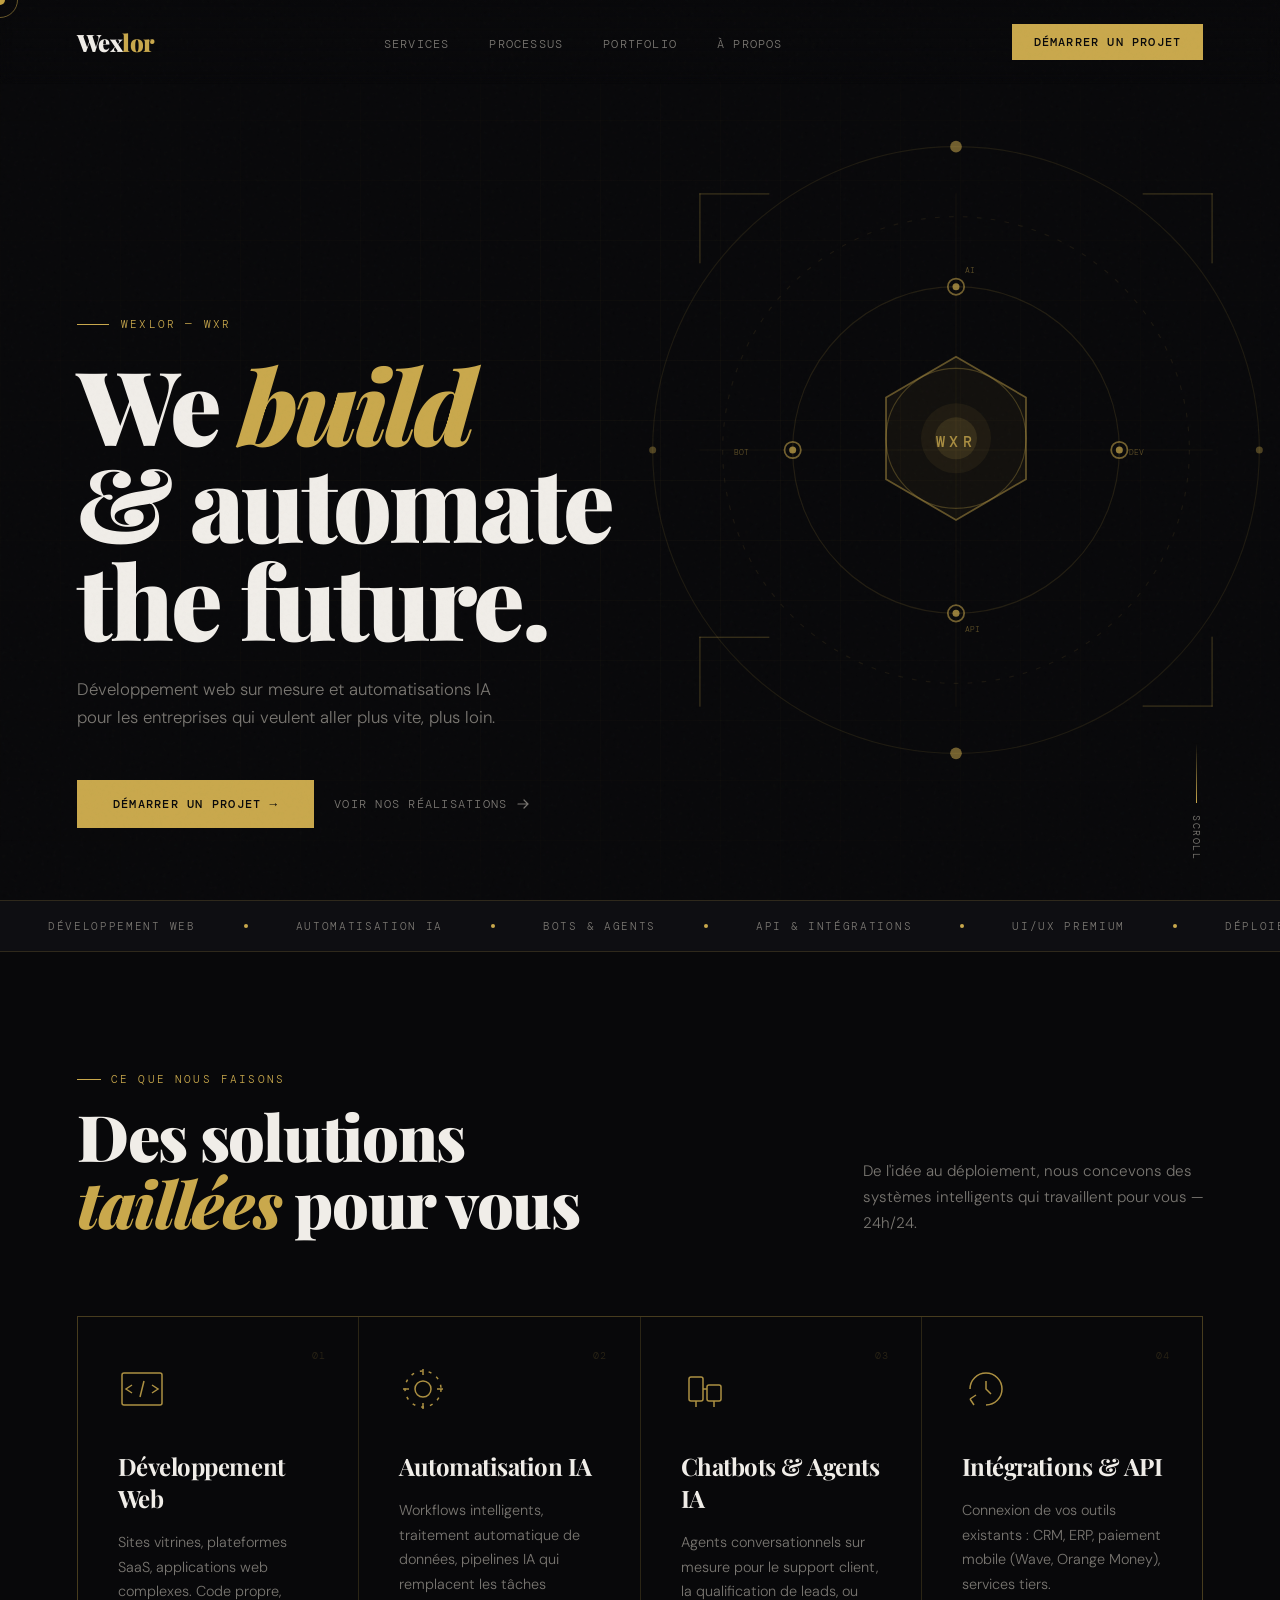
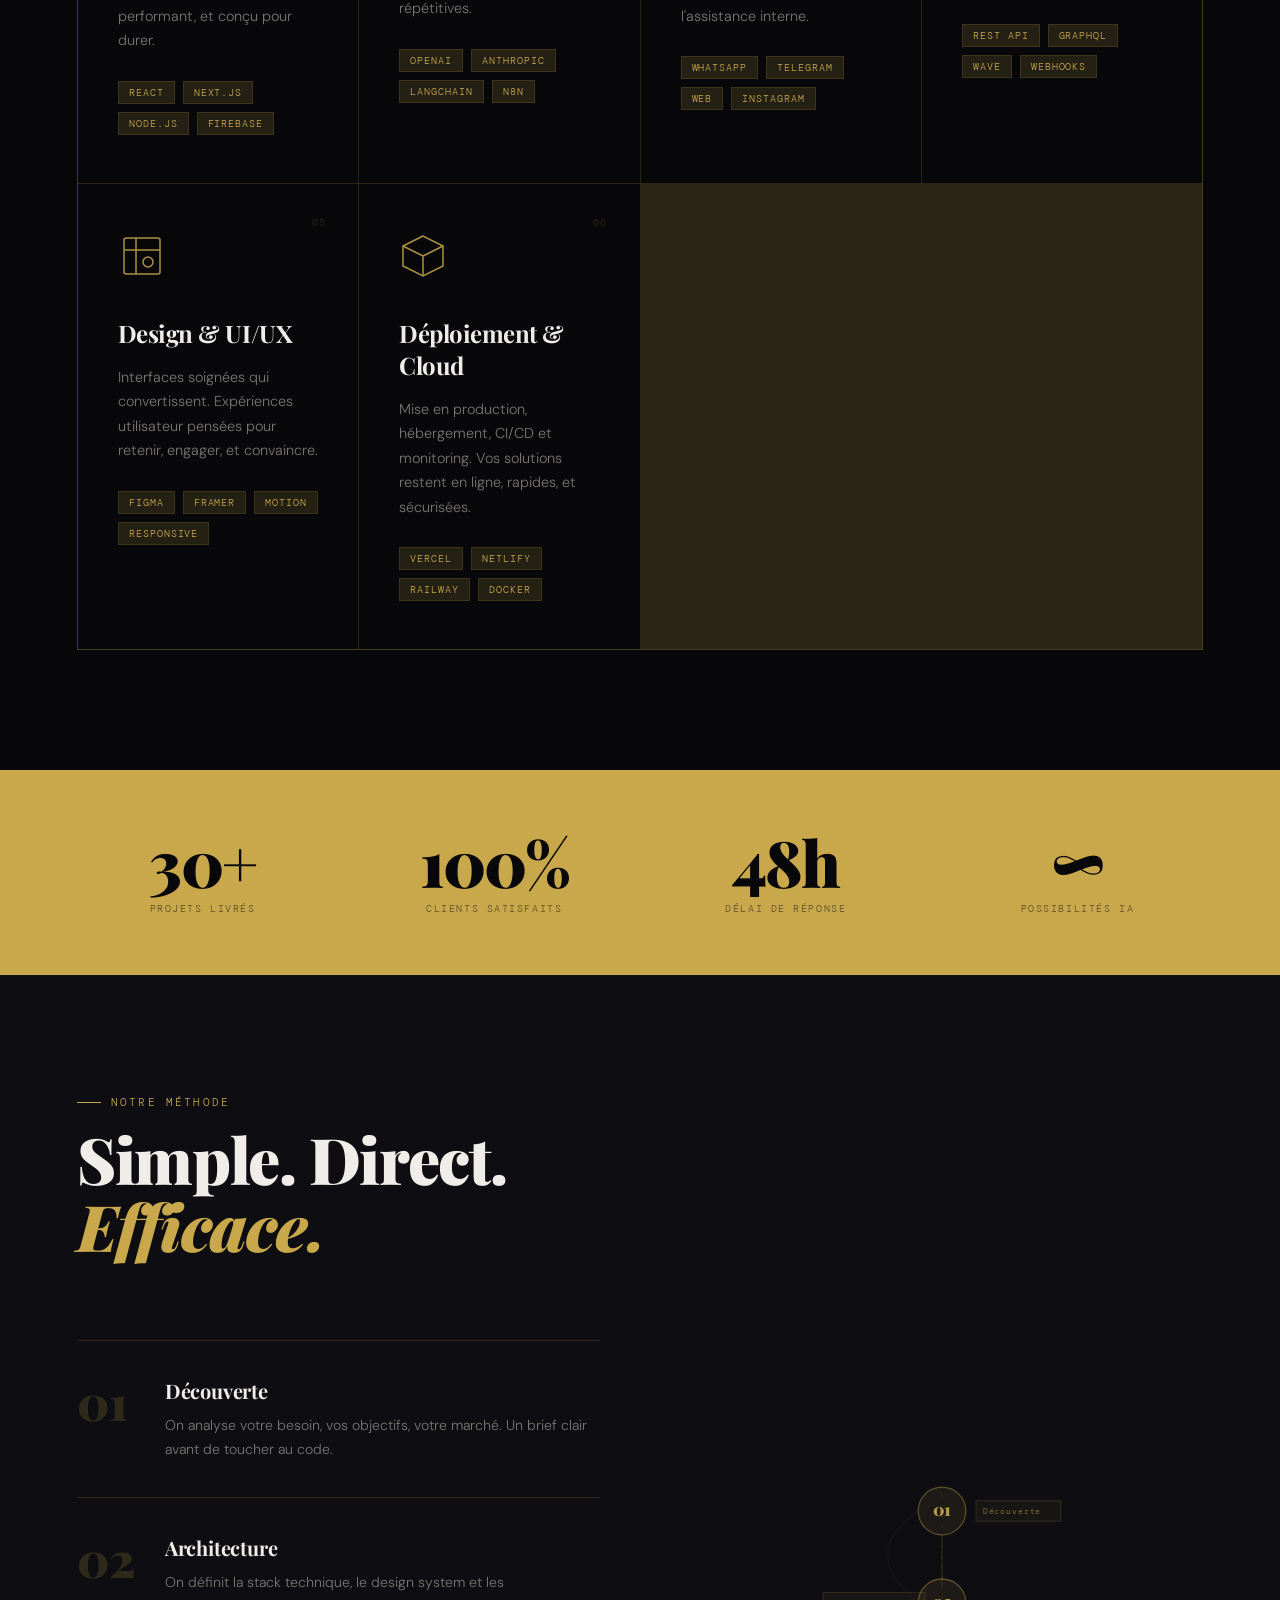
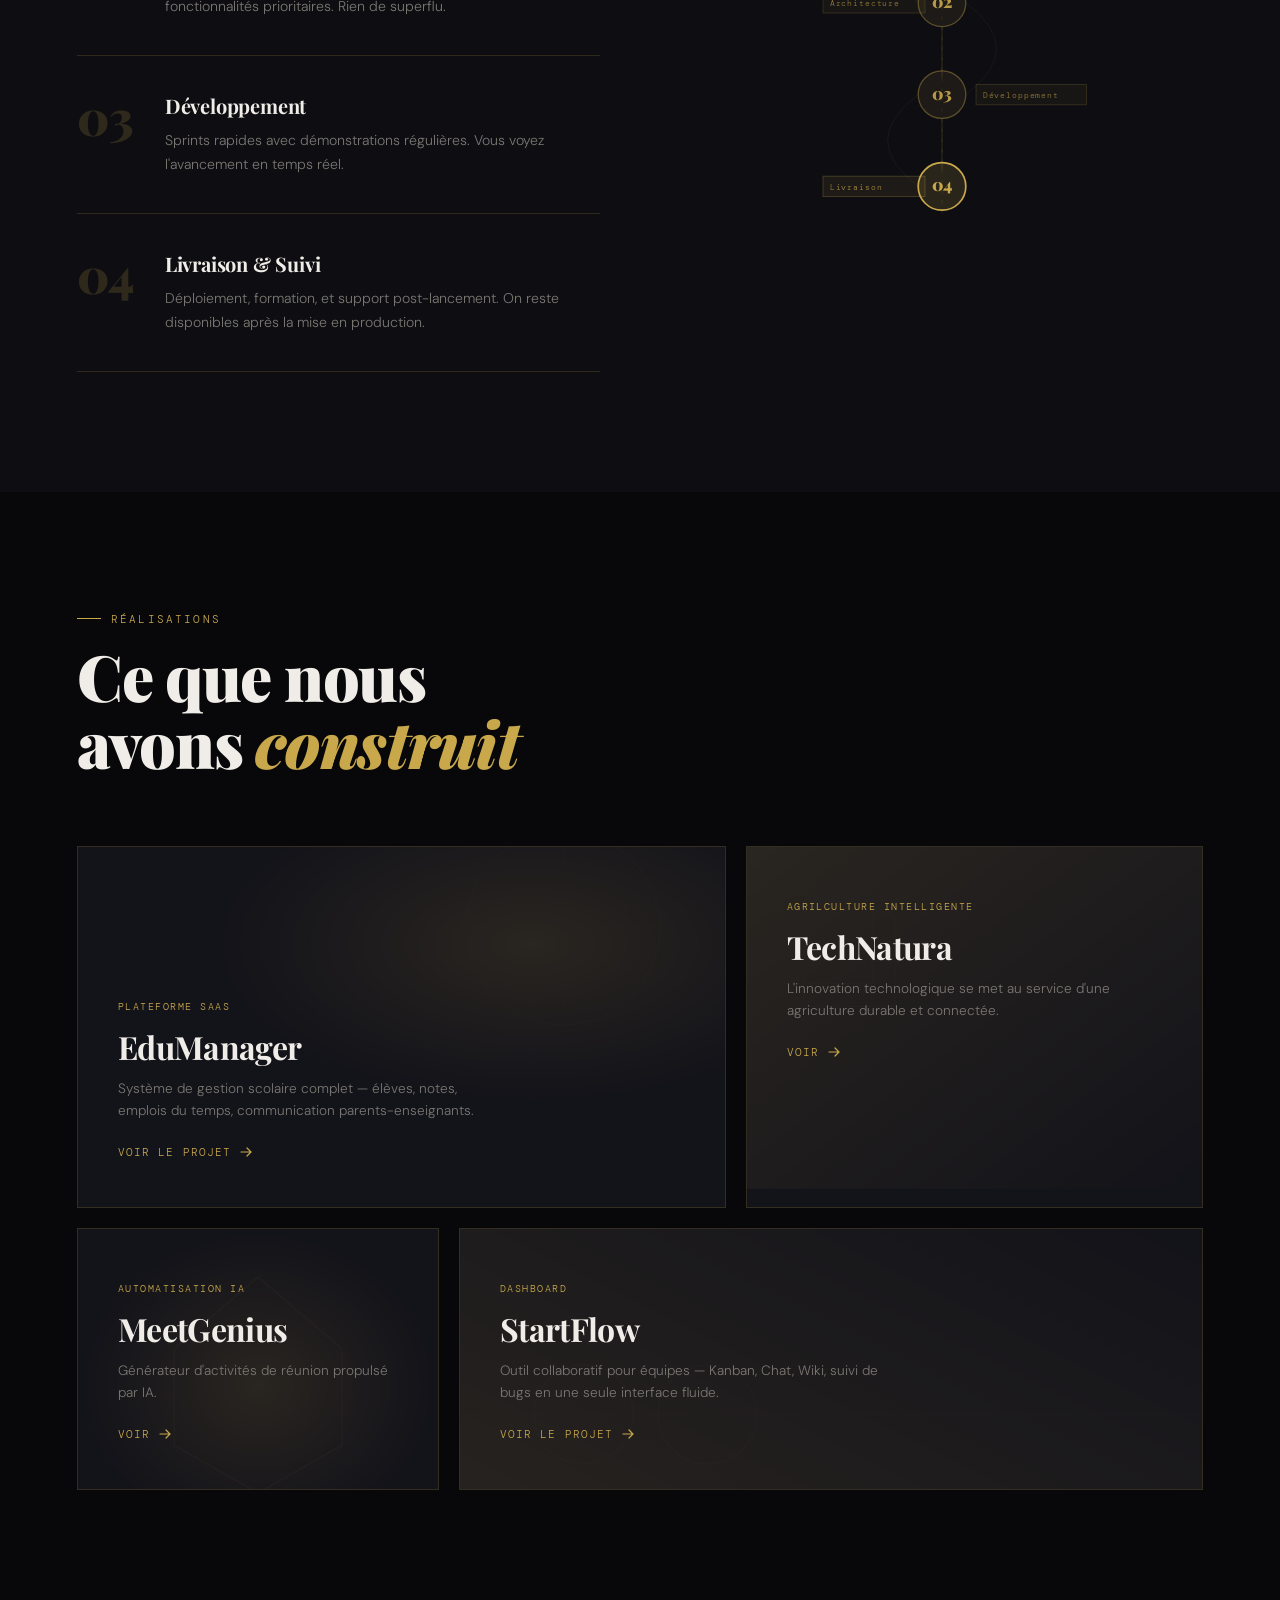
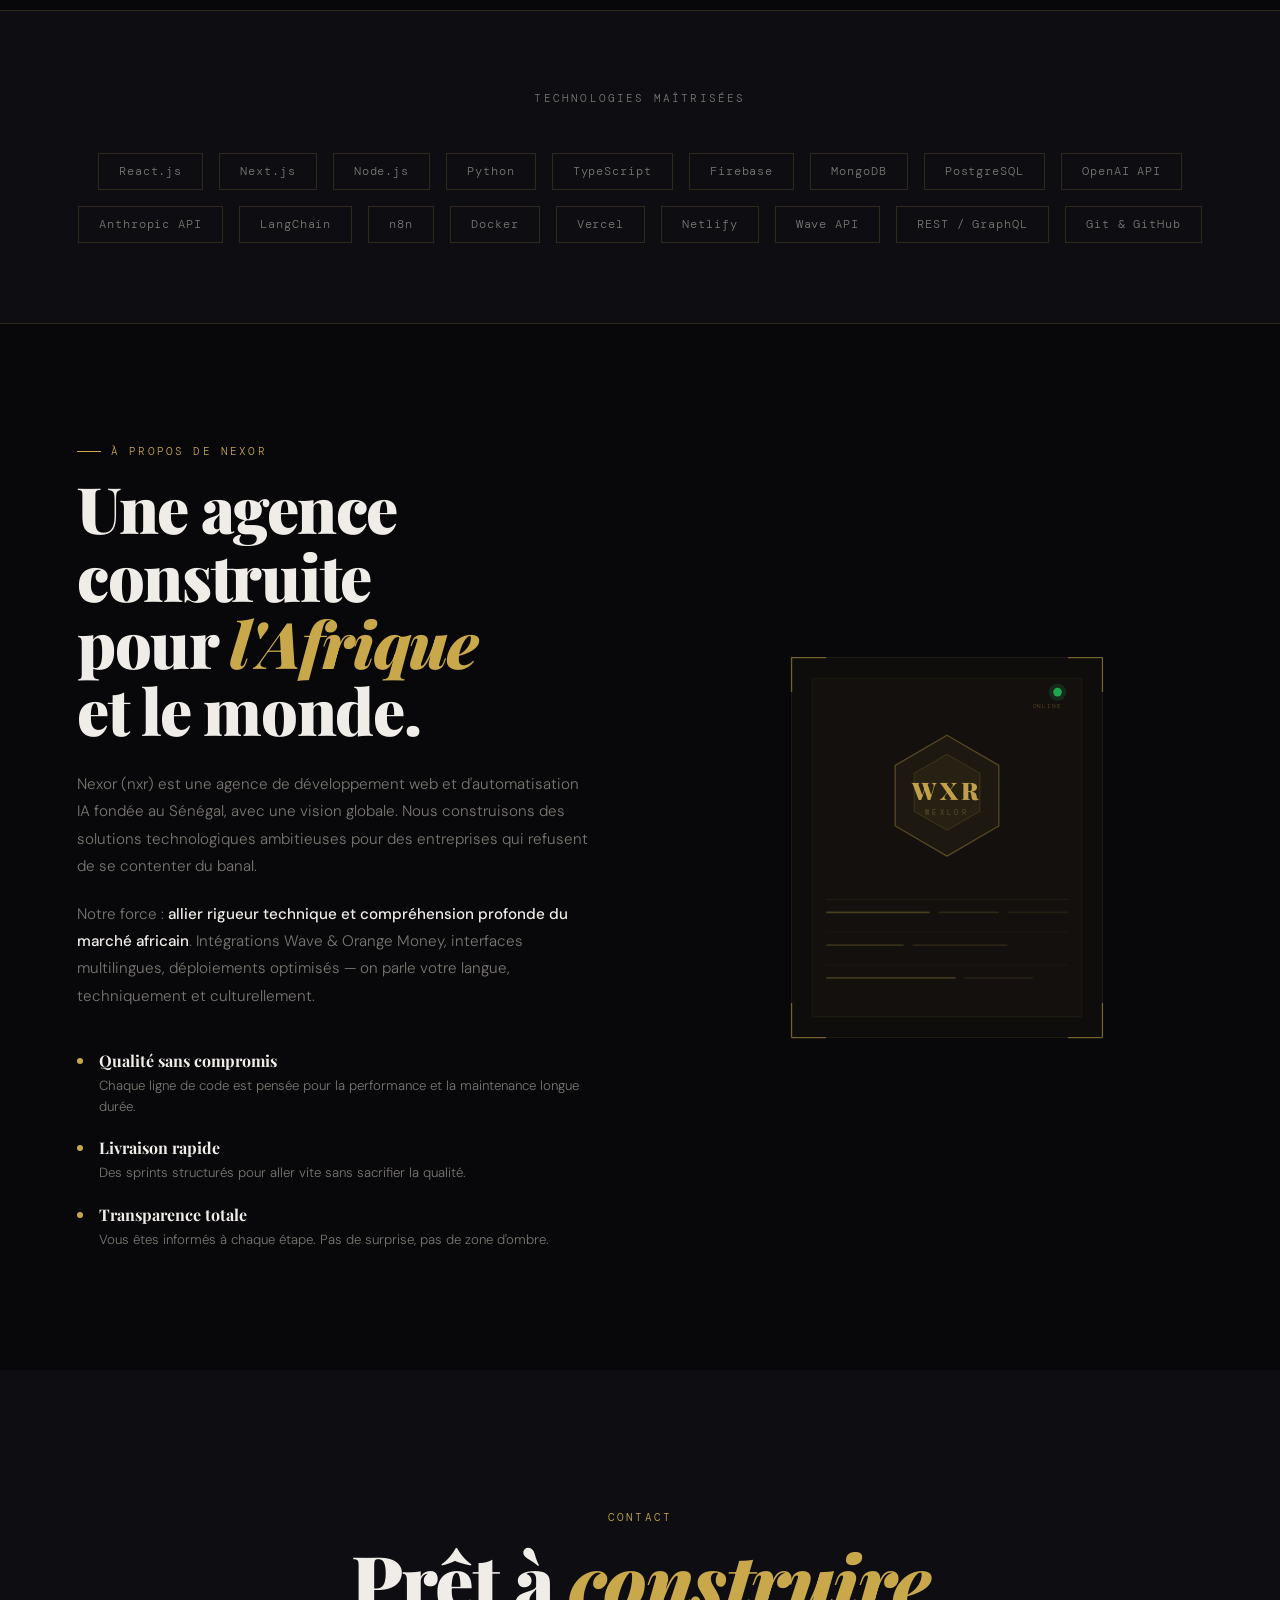
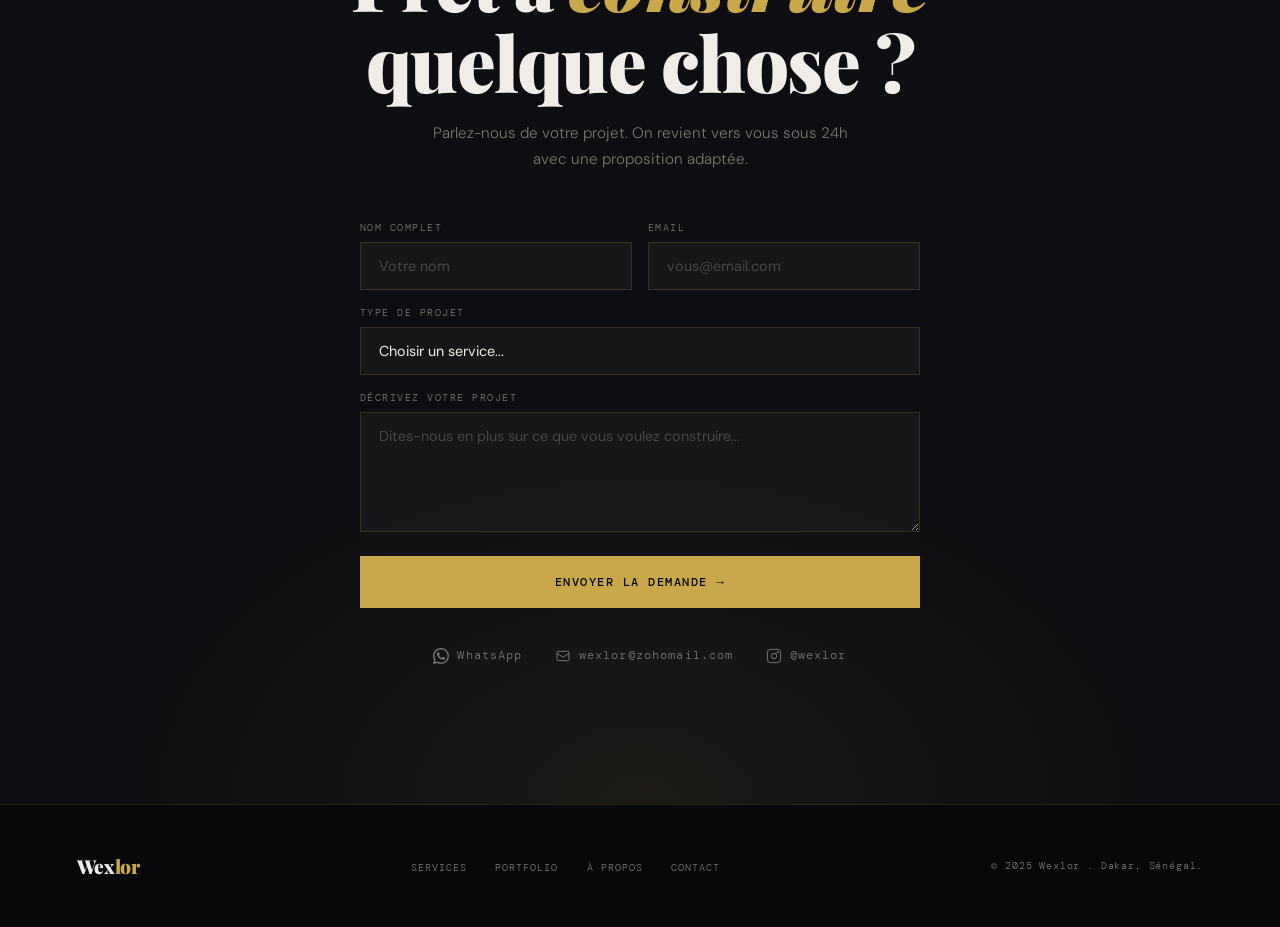
<file: index.html>
<!DOCTYPE html>
<html lang="fr">
<head>
<meta charset="UTF-8">
<meta name="viewport" content="width=device-width, initial-scale=1.0">
<title>Wexlor — Dev & AI Automation Agency</title>
<link rel="preconnect" href="https://fonts.googleapis.com">
<link rel="preconnect" href="https://fonts.gstatic.com" crossorigin>
<link href="https://fonts.googleapis.com/css2?family=Playfair+Display:ital,wght@0,700;0,900;1,700&family=DM+Sans:wght@300;400;500&family=DM+Mono:wght@400;500&display=swap" rel="stylesheet">
<link rel="stylesheet" href="css/style.css">
</head>
<body>

<!-- CURSOR -->
<div class="cursor" id="cursor"></div>
<div class="cursor-ring" id="cursorRing"></div>

<!-- NAV -->
<nav>
  <a href="#" class="nav-logo">Wex<span>lor</span></a>
  <ul class="nav-links">
    <li><a href="#services">Services</a></li>
    <li><a href="#process">Processus</a></li>
    <li><a href="#portfolio">Portfolio</a></li>
    <li><a href="#about">À propos</a></li>
  </ul>
  <a href="#contact" class="nav-cta">Démarrer un projet</a>
  <button class="hamburger" id="hamburger" aria-label="Menu">
    <span></span><span></span><span></span>
  </button>
</nav>

<!-- MOBILE MENU -->
<div class="mobile-menu" id="mobileMenu">
  <a href="#services" class="mobile-link">Services</a>
  <a href="#process" class="mobile-link">Processus</a>
  <a href="#portfolio" class="mobile-link">Portfolio</a>
  <a href="#about" class="mobile-link">À propos</a>
  <a href="#contact" class="mobile-link">Contact</a>
</div>

<!-- HERO -->
<section class="hero">
  <div class="hero-grid"></div>

  <!-- HERO SVG ILLUSTRATION -->
  <svg class="hero-illustration" viewBox="0 0 600 600" fill="none" xmlns="http://www.w3.org/2000/svg">
    <!-- Outer ring -->
    <circle cx="300" cy="300" r="260" stroke="rgba(201,168,76,0.12)" stroke-width="1"/>
    <circle cx="300" cy="300" r="200" stroke="rgba(201,168,76,0.1)" stroke-width="1" stroke-dasharray="4 8"/>
    <circle cx="300" cy="300" r="140" stroke="rgba(201,168,76,0.15)" stroke-width="1"/>

    <!-- Rotating outer ring -->
    <g style="transform-origin:300px 300px; animation: rotate 40s linear infinite;">
      <circle cx="300" cy="40" r="5" fill="rgba(201,168,76,0.6)"/>
      <circle cx="560" cy="300" r="3" fill="rgba(201,168,76,0.4)"/>
      <circle cx="300" cy="560" r="5" fill="rgba(201,168,76,0.6)"/>
      <circle cx="40" cy="300" r="3" fill="rgba(201,168,76,0.4)"/>
    </g>

    <!-- Inner floating elements -->
    <g style="animation: float 4s ease-in-out infinite;">
      <!-- Central hexagon -->
      <polygon points="300,220 360,255 360,325 300,360 240,325 240,255" fill="rgba(201,168,76,0.06)" stroke="rgba(201,168,76,0.5)" stroke-width="1.5"/>
      <!-- Inner glow -->
      <circle cx="300" cy="290" r="30" fill="rgba(201,168,76,0.08)"/>
      <circle cx="300" cy="290" r="18" fill="rgba(201,168,76,0.15)"/>
      <!-- NXR text -->
      <text x="300" y="297" text-anchor="middle" fill="rgba(201,168,76,0.9)" font-family="'DM Mono', monospace" font-size="13" letter-spacing="4" font-weight="500">WXR</text>
    </g>

    <!-- Orbit nodes -->
    <g style="transform-origin:300px 300px; animation: rotate 20s linear infinite reverse;">
      <circle cx="300" cy="160" r="7" fill="none" stroke="rgba(201,168,76,0.6)" stroke-width="1.5"/>
      <circle cx="300" cy="160" r="3" fill="rgba(201,168,76,0.8)"/>
      <circle cx="440" cy="300" r="7" fill="none" stroke="rgba(201,168,76,0.6)" stroke-width="1.5"/>
      <circle cx="440" cy="300" r="3" fill="rgba(201,168,76,0.8)"/>
      <circle cx="300" cy="440" r="7" fill="none" stroke="rgba(201,168,76,0.6)" stroke-width="1.5"/>
      <circle cx="300" cy="440" r="3" fill="rgba(201,168,76,0.8)"/>
      <circle cx="160" cy="300" r="7" fill="none" stroke="rgba(201,168,76,0.6)" stroke-width="1.5"/>
      <circle cx="160" cy="300" r="3" fill="rgba(201,168,76,0.8)"/>
    </g>

    <!-- Grid lines -->
    <line x1="300" y1="80" x2="300" y2="520" stroke="rgba(201,168,76,0.06)" stroke-width="1"/>
    <line x1="80" y1="300" x2="520" y2="300" stroke="rgba(201,168,76,0.06)" stroke-width="1"/>

    <!-- Corner tech elements -->
    <rect x="80" y="80" width="60" height="1" fill="rgba(201,168,76,0.3)"/>
    <rect x="80" y="80" width="1" height="60" fill="rgba(201,168,76,0.3)"/>
    <rect x="460" y="80" width="60" height="1" fill="rgba(201,168,76,0.3)"/>
    <rect x="519" y="80" width="1" height="60" fill="rgba(201,168,76,0.3)"/>
    <rect x="80" y="460" width="60" height="1" fill="rgba(201,168,76,0.3)"/>
    <rect x="80" y="460" width="1" height="60" fill="rgba(201,168,76,0.3)"/>
    <rect x="460" y="519" width="60" height="1" fill="rgba(201,168,76,0.3)"/>
    <rect x="519" y="460" width="1" height="60" fill="rgba(201,168,76,0.3)"/>

    <!-- Pulse rings -->
    <circle cx="300" cy="290" r="60" fill="none" stroke="rgba(201,168,76,0.2)" stroke-width="1" style="animation: pulse-ring 3s ease-out infinite;"/>
    <circle cx="300" cy="290" r="60" fill="none" stroke="rgba(201,168,76,0.15)" stroke-width="1" style="animation: pulse-ring 3s ease-out infinite 1s;"/>

    <!-- Data points around orbit -->
    <text x="308" y="148" fill="rgba(201,168,76,0.5)" font-family="'DM Mono', monospace" font-size="7">AI</text>
    <text x="448" y="304" fill="rgba(201,168,76,0.5)" font-family="'DM Mono', monospace" font-size="7">DEV</text>
    <text x="308" y="456" fill="rgba(201,168,76,0.5)" font-family="'DM Mono', monospace" font-size="7">API</text>
    <text x="110" y="304" fill="rgba(201,168,76,0.5)" font-family="'DM Mono', monospace" font-size="7">BOT</text>
  </svg>

  <div class="hero-badge">Wexlor — wxr</div>
  <h1>We <em>build</em><br>& automate<br>the future.</h1>
  <p class="hero-sub">Développement web sur mesure et automatisations IA pour les entreprises qui veulent aller plus vite, plus loin.</p>
  <div class="hero-actions">
    <a href="#contact" class="btn-primary"><span>Démarrer un projet →</span></a>
    <a href="#portfolio" class="btn-ghost">
      Voir nos réalisations
      <svg width="16" height="16" viewBox="0 0 16 16" fill="none"><path d="M3 8h10M9 4l4 4-4 4" stroke="currentColor" stroke-width="1.2" stroke-linecap="round"/></svg>
    </a>
  </div>

  <div class="hero-scroll">Scroll</div>
</section>

<!-- MARQUEE -->
<div class="marquee-wrap">
  <div class="marquee-track">
    <div class="marquee-item">Développement Web<span class="marquee-dot"></span>Automatisation IA<span class="marquee-dot"></span>Bots & Agents<span class="marquee-dot"></span>API & Intégrations<span class="marquee-dot"></span>UI/UX Premium<span class="marquee-dot"></span>Déploiement Cloud<span class="marquee-dot"></span>Apps Mobile<span class="marquee-dot"></span>SaaS sur mesure<span class="marquee-dot"></span></div>
    <div class="marquee-item">Développement Web<span class="marquee-dot"></span>Automatisation IA<span class="marquee-dot"></span>Bots & Agents<span class="marquee-dot"></span>API & Intégrations<span class="marquee-dot"></span>UI/UX Premium<span class="marquee-dot"></span>Déploiement Cloud<span class="marquee-dot"></span>Apps Mobile<span class="marquee-dot"></span>SaaS sur mesure<span class="marquee-dot"></span></div>
  </div>
</div>

<!-- SERVICES -->
<section id="services">
  <div class="services-header reveal">
    <div>
      <div class="section-label">Ce que nous faisons</div>
      <h2 class="section-title">Des solutions<br><em>taillées</em> pour vous</h2>
    </div>
    <p class="services-sub">De l'idée au déploiement, nous concevons des systèmes intelligents qui travaillent pour vous — 24h/24.</p>
  </div>

  <div class="services-grid">
    <!-- Service 1 -->
    <div class="service-card reveal">
      <span class="service-num">01</span>
      <svg class="service-icon" viewBox="0 0 48 48" fill="none" stroke="currentColor" stroke-width="1.5">
        <rect x="4" y="8" width="40" height="32" rx="2"/>
        <path d="M14 20l-6 4 6 4M34 20l6 4-6 4M22 32l4-16"/>
      </svg>
      <h3>Développement Web</h3>
      <p>Sites vitrines, plateformes SaaS, applications web complexes. Code propre, performant, et conçu pour durer.</p>
      <div class="service-tags">
        <span class="tag">React</span>
        <span class="tag">Next.js</span>
        <span class="tag">Node.js</span>
        <span class="tag">Firebase</span>
      </div>
    </div>

    <!-- Service 2 -->
    <div class="service-card reveal">
      <span class="service-num">02</span>
      <svg class="service-icon" viewBox="0 0 48 48" fill="none" stroke="currentColor" stroke-width="1.5">
        <circle cx="24" cy="24" r="8"/>
        <path d="M24 4v6M24 38v6M44 24h-6M10 24H4"/>
        <circle cx="24" cy="24" r="18" stroke-dasharray="3 6"/>
      </svg>
      <h3>Automatisation IA</h3>
      <p>Workflows intelligents, traitement automatique de données, pipelines IA qui remplacent les tâches répétitives.</p>
      <div class="service-tags">
        <span class="tag">OpenAI</span>
        <span class="tag">Anthropic</span>
        <span class="tag">LangChain</span>
        <span class="tag">n8n</span>
      </div>
    </div>

    <!-- Service 3 -->
    <div class="service-card reveal">
      <span class="service-num">03</span>
      <svg class="service-icon" viewBox="0 0 48 48" fill="none" stroke="currentColor" stroke-width="1.5">
        <rect x="8" y="12" width="14" height="24" rx="2"/>
        <rect x="26" y="20" width="14" height="16" rx="2"/>
        <path d="M22 24h4M15 36v6M33 36v6"/>
      </svg>
      <h3>Chatbots & Agents IA</h3>
      <p>Agents conversationnels sur mesure pour le support client, la qualification de leads, ou l'assistance interne.</p>
      <div class="service-tags">
        <span class="tag">WhatsApp</span>
        <span class="tag">Telegram</span>
        <span class="tag">Web</span>
        <span class="tag">Instagram</span>
      </div>
    </div>

    <!-- Service 4 -->
    <div class="service-card reveal">
      <span class="service-num">04</span>
      <svg class="service-icon" viewBox="0 0 48 48" fill="none" stroke="currentColor" stroke-width="1.5">
        <path d="M8 24c0-8.84 7.16-16 16-16s16 7.16 16 16-7.16 16-16 16"/>
        <path d="M24 16v8l5 5M8 34l6-4M8 34l4 6"/>
      </svg>
      <h3>Intégrations & API</h3>
      <p>Connexion de vos outils existants : CRM, ERP, paiement mobile (Wave, Orange Money), services tiers.</p>
      <div class="service-tags">
        <span class="tag">REST API</span>
        <span class="tag">GraphQL</span>
        <span class="tag">Wave</span>
        <span class="tag">Webhooks</span>
      </div>
    </div>

    <!-- Service 5 -->
    <div class="service-card reveal">
      <span class="service-num">05</span>
      <svg class="service-icon" viewBox="0 0 48 48" fill="none" stroke="currentColor" stroke-width="1.5">
        <rect x="6" y="6" width="36" height="36" rx="2"/>
        <path d="M6 18h36M18 6v36"/>
        <circle cx="30" cy="30" r="5"/>
      </svg>
      <h3>Design & UI/UX</h3>
      <p>Interfaces soignées qui convertissent. Expériences utilisateur pensées pour retenir, engager, et convaincre.</p>
      <div class="service-tags">
        <span class="tag">Figma</span>
        <span class="tag">Framer</span>
        <span class="tag">Motion</span>
        <span class="tag">Responsive</span>
      </div>
    </div>

    <!-- Service 6 -->
    <div class="service-card reveal">
      <span class="service-num">06</span>
      <svg class="service-icon" viewBox="0 0 48 48" fill="none" stroke="currentColor" stroke-width="1.5">
        <path d="M24 4L4 14v20l20 10 20-10V14L24 4z"/>
        <path d="M4 14l20 10M44 14L24 24M24 24v20"/>
      </svg>
      <h3>Déploiement & Cloud</h3>
      <p>Mise en production, hébergement, CI/CD et monitoring. Vos solutions restent en ligne, rapides, et sécurisées.</p>
      <div class="service-tags">
        <span class="tag">Vercel</span>
        <span class="tag">Netlify</span>
        <span class="tag">Railway</span>
        <span class="tag">Docker</span>
      </div>
    </div>
  </div>
</section>

<!-- STATS -->
<div class="stats-bar">
  <div class="stat-item reveal">
    <div class="stat-num">30+</div>
    <div class="stat-label">Projets livrés</div>
  </div>
  <div class="stat-item reveal">
    <div class="stat-num">100%</div>
    <div class="stat-label">Clients satisfaits</div>
  </div>
  <div class="stat-item reveal">
    <div class="stat-num">48h</div>
    <div class="stat-label">Délai de réponse</div>
  </div>
  <div class="stat-item reveal">
    <div class="stat-num">∞</div>
    <div class="stat-label">Possibilités IA</div>
  </div>
</div>

<!-- PROCESS -->
<section id="process">
  <div class="reveal">
    <div class="section-label">Notre méthode</div>
    <h2 class="section-title">Simple. Direct.<br><em>Efficace.</em></h2>
  </div>

  <div class="process-grid">
    <div class="process-steps">
      <div class="process-step reveal">
        <div class="step-num">01</div>
        <div class="step-content">
          <h4>Découverte</h4>
          <p>On analyse votre besoin, vos objectifs, votre marché. Un brief clair avant de toucher au code.</p>
        </div>
      </div>
      <div class="process-step reveal">
        <div class="step-num">02</div>
        <div class="step-content">
          <h4>Architecture</h4>
          <p>On définit la stack technique, le design system et les fonctionnalités prioritaires. Rien de superflu.</p>
        </div>
      </div>
      <div class="process-step reveal">
        <div class="step-num">03</div>
        <div class="step-content">
          <h4>Développement</h4>
          <p>Sprints rapides avec démonstrations régulières. Vous voyez l'avancement en temps réel.</p>
        </div>
      </div>
      <div class="process-step reveal">
        <div class="step-num">04</div>
        <div class="step-content">
          <h4>Livraison & Suivi</h4>
          <p>Déploiement, formation, et support post-lancement. On reste disponibles après la mise en production.</p>
        </div>
      </div>
    </div>

    <!-- PROCESS SVG VISUAL -->
    <div class="process-visual reveal">
      <svg viewBox="0 0 400 500" fill="none" xmlns="http://www.w3.org/2000/svg" style="width:340px; max-width:100%;">
        <!-- Vertical spine -->
        <line x1="200" y1="60" x2="200" y2="440" stroke="rgba(201,168,76,0.15)" stroke-width="1" stroke-dasharray="4 8"/>

        <!-- Step 1 -->
        <circle cx="200" cy="80" r="28" fill="rgba(201,168,76,0.08)" stroke="rgba(201,168,76,0.4)" stroke-width="1.5"/>
        <text x="200" y="86" text-anchor="middle" fill="rgba(201,168,76,0.9)" font-family="'Playfair Display', serif" font-size="20" font-weight="900">01</text>
        <rect x="240" y="68" width="100" height="24" rx="0" fill="rgba(201,168,76,0.05)" stroke="rgba(201,168,76,0.2)" stroke-width="1"/>
        <text x="248" y="84" fill="rgba(201,168,76,0.7)" font-family="'DM Mono', monospace" font-size="9" letter-spacing="1">Découverte</text>
        <!-- connector -->
        <path d="M200 108 L200 168" stroke="rgba(201,168,76,0.25)" stroke-width="1"/>

        <!-- Step 2 -->
        <circle cx="200" cy="188" r="28" fill="rgba(201,168,76,0.08)" stroke="rgba(201,168,76,0.4)" stroke-width="1.5"/>
        <text x="200" y="194" text-anchor="middle" fill="rgba(201,168,76,0.9)" font-family="'Playfair Display', serif" font-size="20" font-weight="900">02</text>
        <rect x="60" y="176" width="120" height="24" rx="0" fill="rgba(201,168,76,0.05)" stroke="rgba(201,168,76,0.2)" stroke-width="1"/>
        <text x="68" y="192" fill="rgba(201,168,76,0.7)" font-family="'DM Mono', monospace" font-size="9" letter-spacing="1">Architecture</text>
        <path d="M200 216 L200 276" stroke="rgba(201,168,76,0.25)" stroke-width="1"/>

        <!-- Step 3 -->
        <circle cx="200" cy="296" r="28" fill="rgba(201,168,76,0.08)" stroke="rgba(201,168,76,0.4)" stroke-width="1.5"/>
        <text x="200" y="302" text-anchor="middle" fill="rgba(201,168,76,0.9)" font-family="'Playfair Display', serif" font-size="20" font-weight="900">03</text>
        <rect x="240" y="284" width="130" height="24" rx="0" fill="rgba(201,168,76,0.05)" stroke="rgba(201,168,76,0.2)" stroke-width="1"/>
        <text x="248" y="300" fill="rgba(201,168,76,0.7)" font-family="'DM Mono', monospace" font-size="9" letter-spacing="1">Développement</text>
        <path d="M200 324 L200 384" stroke="rgba(201,168,76,0.25)" stroke-width="1"/>

        <!-- Step 4 -->
        <circle cx="200" cy="404" r="28" fill="rgba(201,168,76,0.15)" stroke="var(--gold)" stroke-width="2"/>
        <text x="200" y="410" text-anchor="middle" fill="rgba(201,168,76,1)" font-family="'Playfair Display', serif" font-size="20" font-weight="900">04</text>
        <rect x="60" y="392" width="120" height="24" rx="0" fill="rgba(201,168,76,0.08)" stroke="rgba(201,168,76,0.3)" stroke-width="1"/>
        <text x="68" y="408" fill="rgba(201,168,76,0.8)" font-family="'DM Mono', monospace" font-size="9" letter-spacing="1">Livraison</text>

        <!-- Decorative arcs -->
        <path d="M172 80 Q100 130 172 188" stroke="rgba(201,168,76,0.08)" stroke-width="1" fill="none"/>
        <path d="M228 188 Q300 242 228 296" stroke="rgba(201,168,76,0.08)" stroke-width="1" fill="none"/>
        <path d="M172 296 Q100 350 172 404" stroke="rgba(201,168,76,0.08)" stroke-width="1" fill="none"/>
      </svg>
    </div>
  </div>
</section>

<!-- PORTFOLIO -->
<section id="portfolio">
  <div class="reveal">
    <div class="section-label">Réalisations</div>
    <h2 class="section-title">Ce que nous<br>avons <em>construit</em></h2>
  </div>

  <div class="portfolio-grid">
    <!-- Project 1 - Large -->
    <div class="proj reveal">
      <svg class="proj-bg" viewBox="0 0 800 400" xmlns="http://www.w3.org/2000/svg">
        <defs><radialGradient id="g1" cx="70%" cy="30%"><stop offset="0%" stop-color="#c9a84c" stop-opacity="1"/><stop offset="100%" stop-color="#c9a84c" stop-opacity="0"/></radialGradient></defs>
        <rect width="800" height="400" fill="url(#g1)"/>
        <circle cx="600" cy="100" r="120" stroke="rgba(201,168,76,0.4)" stroke-width="1" fill="none"/>
        <circle cx="600" cy="100" r="80" stroke="rgba(201,168,76,0.3)" stroke-width="1" fill="none" stroke-dasharray="3 6"/>
        <line x1="480" y1="100" x2="720" y2="100" stroke="rgba(201,168,76,0.2)" stroke-width="1"/>
        <line x1="600" y1="0" x2="600" y2="200" stroke="rgba(201,168,76,0.2)" stroke-width="1"/>
      </svg>
      <div class="proj-inner">
        <div class="proj-cat">Plateforme SaaS</div>
        <h3>EduManager</h3>
        <p>Système de gestion scolaire complet — élèves, notes, emplois du temps, communication parents-enseignants.</p>
        <a href="#" class="proj-link">Voir le projet <svg width="14" height="14" viewBox="0 0 14 14" fill="none"><path d="M2 7h10M8 3l4 4-4 4" stroke="currentColor" stroke-width="1.2" stroke-linecap="round"/></svg></a>
      </div>
    </div>

    <!-- Project 2 -->
    <div class="proj reveal">
      <svg class="proj-bg" viewBox="0 0 400 300" xmlns="http://www.w3.org/2000/svg">
        <defs><linearGradient id="g2" x1="0" y1="0" x2="1" y2="1"><stop offset="0%" stop-color="#c9a84c"/><stop offset="100%" stop-color="#c9a84c" stop-opacity="0"/></linearGradient></defs>
        <rect width="400" height="300" fill="url(#g2)"/>
        <rect x="30" y="40" width="80" height="80" stroke="rgba(201,168,76,0.4)" stroke-width="1" fill="none"/>
        <rect x="50" y="60" width="80" height="80" stroke="rgba(201,168,76,0.3)" stroke-width="1" fill="none"/>
      </svg>
      <div class="proj-inner">
        <div class="proj-cat">Agrilculture intelligente</div>
        <h3>TechNatura</h3>
        <p>L'innovation technologique se met au service d'une agriculture durable et connectée.</p>
        <a href="https://tech-natura.vercel.app/" class="proj-link" target="_blank" rel="noopener noreferrer" >
            Voir 
         <svg width="14" height="14" viewBox="0 0 14 14" fill="none">
          <path d="M2 7h10M8 3l4 4-4 4" stroke="currentColor" stroke-width="1.2" stroke-linecap="round"/>
         </svg>
        </a>
      </div>
    </div>

    <!-- Project 3 -->
    <div class="proj reveal">
      <svg class="proj-bg" viewBox="0 0 300 260" xmlns="http://www.w3.org/2000/svg">
        <defs><radialGradient id="g3" cx="50%" cy="50%"><stop offset="0%" stop-color="#c9a84c"/><stop offset="100%" stop-color="#c9a84c" stop-opacity="0"/></radialGradient></defs>
        <rect width="300" height="260" fill="url(#g3)"/>
        <polygon points="150,40 220,100 220,180 150,220 80,180 80,100" stroke="rgba(201,168,76,0.5)" stroke-width="1" fill="none"/>
      </svg>
      <div class="proj-inner">
        <div class="proj-cat">Automatisation IA</div>
        <h3>MeetGenius</h3>
        <p>Générateur d'activités de réunion propulsé par IA.</p>
        <a href="#" class="proj-link">Voir <svg width="14" height="14" viewBox="0 0 14 14" fill="none"><path d="M2 7h10M8 3l4 4-4 4" stroke="currentColor" stroke-width="1.2" stroke-linecap="round"/></svg></a>
      </div>
    </div>

    <!-- Project 4 -->
    <div class="proj reveal">
      <svg class="proj-bg" viewBox="0 0 600 300" xmlns="http://www.w3.org/2000/svg">
        <defs><linearGradient id="g4" x1="0" y1="1" x2="1" y2="0"><stop offset="0%" stop-color="#c9a84c"/><stop offset="100%" stop-color="#c9a84c" stop-opacity="0"/></linearGradient></defs>
        <rect width="600" height="300" fill="url(#g4)"/>
        <line x1="0" y1="150" x2="600" y2="150" stroke="rgba(201,168,76,0.15)" stroke-width="1"/>
        <circle cx="100" cy="150" r="40" stroke="rgba(201,168,76,0.4)" fill="none" stroke-width="1"/>
        <circle cx="200" cy="150" r="40" stroke="rgba(201,168,76,0.3)" fill="none" stroke-width="1"/>
      </svg>
      <div class="proj-inner">
        <div class="proj-cat">Dashboard</div>
        <h3>StartFlow</h3>
        <p>Outil collaboratif pour équipes — Kanban, Chat, Wiki, suivi de bugs en une seule interface fluide.</p>
        <a href="#" class="proj-link">Voir le projet <svg width="14" height="14" viewBox="0 0 14 14" fill="none"><path d="M2 7h10M8 3l4 4-4 4" stroke="currentColor" stroke-width="1.2" stroke-linecap="round"/></svg></a>
      </div>
    </div>
  </div>
</section>

<!-- TECH STACK -->
<div class="tech-section">
  <div class="tech-title">Technologies maîtrisées</div>
  <div class="tech-logos">
    <span class="tech-pill">React.js</span>
    <span class="tech-pill">Next.js</span>
    <span class="tech-pill">Node.js</span>
    <span class="tech-pill">Python</span>
    <span class="tech-pill">TypeScript</span>
    <span class="tech-pill">Firebase</span>
    <span class="tech-pill">MongoDB</span>
    <span class="tech-pill">PostgreSQL</span>
    <span class="tech-pill">OpenAI API</span>
    <span class="tech-pill">Anthropic API</span>
    <span class="tech-pill">LangChain</span>
    <span class="tech-pill">n8n</span>
    <span class="tech-pill">Docker</span>
    <span class="tech-pill">Vercel</span>
    <span class="tech-pill">Netlify</span>
    <span class="tech-pill">Wave API</span>
    <span class="tech-pill">REST / GraphQL</span>
    <span class="tech-pill">Git & GitHub</span>
  </div>
</div>

<!-- ABOUT -->
<section id="about">
  <div class="about-text">
    <div class="section-label reveal">À propos de Nexor</div>
    <h2 class="section-title reveal">Une agence construite<br>pour <em>l'Afrique</em><br>et le monde.</h2>
    <p class="reveal">Nexor (nxr) est une agence de développement web et d'automatisation IA fondée au Sénégal, avec une vision globale. Nous construisons des solutions technologiques ambitieuses pour des entreprises qui refusent de se contenter du banal.</p>
    <p class="reveal">Notre force : <strong>allier rigueur technique et compréhension profonde du marché africain</strong>. Intégrations Wave & Orange Money, interfaces multilingues, déploiements optimisés — on parle votre langue, techniquement et culturellement.</p>

    <div class="about-values reveal">
      <div class="value-item">
        <div class="value-dot"></div>
        <div class="value-text">
          <h5>Qualité sans compromis</h5>
          <p>Chaque ligne de code est pensée pour la performance et la maintenance longue durée.</p>
        </div>
      </div>
      <div class="value-item">
        <div class="value-dot"></div>
        <div class="value-text">
          <h5>Livraison rapide</h5>
          <p>Des sprints structurés pour aller vite sans sacrifier la qualité.</p>
        </div>
      </div>
      <div class="value-item">
        <div class="value-dot"></div>
        <div class="value-text">
          <h5>Transparence totale</h5>
          <p>Vous êtes informés à chaque étape. Pas de surprise, pas de zone d'ombre.</p>
        </div>
      </div>
    </div>
  </div>

  <!-- ABOUT SVG -->
  <div class="reveal" style="display:flex; align-items:center; justify-content:center;">
    <svg viewBox="0 0 440 520" fill="none" xmlns="http://www.w3.org/2000/svg" style="width:min(100%, 380px);">
      <!-- Background shape -->
      <rect x="40" y="40" width="360" height="440" fill="rgba(201,168,76,0.03)" stroke="rgba(201,168,76,0.12)" stroke-width="1"/>
      <!-- Inner frame -->
      <rect x="64" y="64" width="312" height="392" fill="rgba(201,168,76,0.02)" stroke="rgba(201,168,76,0.08)" stroke-width="1"/>

      <!-- Corner marks -->
      <path d="M40 40 L80 40 M40 40 L40 80" stroke="rgba(201,168,76,0.5)" stroke-width="1.5"/>
      <path d="M400 40 L360 40 M400 40 L400 80" stroke="rgba(201,168,76,0.5)" stroke-width="1.5"/>
      <path d="M40 480 L80 480 M40 480 L40 440" stroke="rgba(201,168,76,0.5)" stroke-width="1.5"/>
      <path d="M400 480 L360 480 M400 480 L400 440" stroke="rgba(201,168,76,0.5)" stroke-width="1.5"/>

      <!-- Central emblem -->
      <g style="animation: float 5s ease-in-out infinite;">
        <!-- Hexagon -->
        <polygon points="220,130 280,165 280,235 220,270 160,235 160,165" fill="rgba(201,168,76,0.06)" stroke="rgba(201,168,76,0.35)" stroke-width="1.5"/>
        <!-- Inner hex -->
        <polygon points="220,152 258,174 258,218 220,240 182,218 182,174" fill="rgba(201,168,76,0.05)" stroke="rgba(201,168,76,0.2)" stroke-width="1"/>
        <!-- WXR -->
        <text x="220" y="205" text-anchor="middle" fill="rgba(201,168,76,0.95)" font-family="'Playfair Display', serif" font-size="28" font-weight="900" letter-spacing="4">WXR</text>
        <text x="220" y="222" text-anchor="middle" fill="rgba(201,168,76,0.4)" font-family="'DM Mono', monospace" font-size="8" letter-spacing="4">WEXLOR</text>
      </g>

      <!-- Data rows -->
      <line x1="80" y1="320" x2="360" y2="320" stroke="rgba(201,168,76,0.1)" stroke-width="1"/>
      <rect x="80" y="334" width="120" height="2" rx="1" fill="rgba(201,168,76,0.3)"/>
      <rect x="210" y="334" width="70" height="2" rx="1" fill="rgba(201,168,76,0.15)"/>
      <rect x="290" y="334" width="70" height="2" rx="1" fill="rgba(201,168,76,0.1)"/>

      <line x1="80" y1="358" x2="360" y2="358" stroke="rgba(201,168,76,0.06)" stroke-width="1"/>
      <rect x="80" y="372" width="90" height="2" rx="1" fill="rgba(201,168,76,0.2)"/>
      <rect x="180" y="372" width="110" height="2" rx="1" fill="rgba(201,168,76,0.12)"/>

      <line x1="80" y1="396" x2="360" y2="396" stroke="rgba(201,168,76,0.06)" stroke-width="1"/>
      <rect x="80" y="410" width="150" height="2" rx="1" fill="rgba(201,168,76,0.25)"/>
      <rect x="240" y="410" width="80" height="2" rx="1" fill="rgba(201,168,76,0.1)"/>

      <!-- Status dot -->
      <circle cx="348" cy="80" r="5" fill="#22c55e" opacity="0.8"/>
      <circle cx="348" cy="80" r="10" fill="#22c55e" opacity="0.15" style="animation: pulse-ring 2s ease-out infinite;"/>
      <text x="336" y="98" text-anchor="middle" fill="rgba(201,168,76,0.4)" font-family="'DM Mono', monospace" font-size="7" letter-spacing="1">ONLINE</text>
    </svg>
  </div>
</section>

<!-- CONTACT -->
<section id="contact">
  <div class="contact-bg"></div>
  <div class="section-label reveal">Contact</div>
  <h2 class="section-title reveal">Prêt à <em>construire</em><br>quelque chose ?</h2>
  <p class="reveal">Parlez-nous de votre projet. On revient vers vous sous 24h avec une proposition adaptée.</p>

  <form class="contact-form reveal" onsubmit="handleSubmit(event)">
    <div class="form-row">
      <div class="form-field">
        <label>Nom complet</label>
        <input type="text" placeholder="Votre nom" required>
      </div>
      <div class="form-field">
        <label>Email</label>
        <input type="email" placeholder="vous@email.com" required>
      </div>
    </div>
    <div class="form-field">
      <label>Type de projet</label>
      <select>
        <option value="">Choisir un service...</option>
        <option>Développement Web</option>
        <option>Automatisation IA</option>
        <option>Chatbot & Agent IA</option>
        <option>Intégration API</option>
        <option>Design UI/UX</option>
        <option>Autre</option>
      </select>
    </div>
    <div class="form-field">
      <label>Décrivez votre projet</label>
      <textarea placeholder="Dites-nous en plus sur ce que vous voulez construire..." required></textarea>
    </div>
    <button type="submit" class="form-submit" id="submitBtn">Envoyer la demande →</button>
  </form>

  <div class="contact-alts reveal">
    <a href="https://wa.me/221776731950" class="contact-alt" target="_blank">
      <svg width="16" height="16" viewBox="0 0 24 24" fill="currentColor"><path d="M17.472 14.382c-.297-.149-1.758-.867-2.03-.967-.273-.099-.471-.148-.67.15-.197.297-.767.966-.94 1.164-.173.199-.347.223-.644.075-.297-.15-1.255-.463-2.39-1.475-.883-.788-1.48-1.761-1.653-2.059-.173-.297-.018-.458.13-.606.134-.133.298-.347.446-.52.149-.174.198-.298.298-.497.099-.198.05-.371-.025-.52-.075-.149-.669-1.612-.916-2.207-.242-.579-.487-.5-.669-.51-.173-.008-.371-.01-.57-.01-.198 0-.52.074-.792.372-.272.297-1.04 1.016-1.04 2.479 0 1.462 1.065 2.875 1.213 3.074.149.198 2.096 3.2 5.077 4.487.709.306 1.262.489 1.694.625.712.227 1.36.195 1.871.118.571-.085 1.758-.719 2.006-1.413.248-.694.248-1.289.173-1.413-.074-.124-.272-.198-.57-.347m-5.421 7.403h-.004a9.87 9.87 0 01-5.031-1.378l-.361-.214-3.741.982.998-3.648-.235-.374a9.86 9.86 0 01-1.51-5.26c.001-5.45 4.436-9.884 9.888-9.884 2.64 0 5.122 1.03 6.988 2.898a9.825 9.825 0 012.893 6.994c-.003 5.45-4.437 9.884-9.885 9.884m8.413-18.297A11.815 11.815 0 0012.05 0C5.495 0 .16 5.335.157 11.892c0 2.096.547 4.142 1.588 5.945L.057 24l6.305-1.654a11.882 11.882 0 005.683 1.448h.005c6.554 0 11.89-5.335 11.893-11.893a11.821 11.821 0 00-3.48-8.413z"/></svg>
      WhatsApp
    </a>
    <a href="mailto:wexlor@zohomail.com" class="contact-alt">
      <svg width="16" height="16" viewBox="0 0 24 24" fill="none" stroke="currentColor" stroke-width="1.5"><path d="M3 8l7.89 5.26a2 2 0 002.22 0L21 8M5 19h14a2 2 0 002-2V7a2 2 0 00-2-2H5a2 2 0 00-2 2v10a2 2 0 002 2z"/></svg>
      wexlor@zohomail.com
    </a>
    <a href="https://instagram.com/wexlor0" class="contact-alt" target="_blank">
      <svg width="16" height="16" viewBox="0 0 24 24" fill="none" stroke="currentColor" stroke-width="1.5"><rect x="2" y="2" width="20" height="20" rx="5"/><circle cx="12" cy="12" r="4"/><circle cx="17.5" cy="6.5" r="1" fill="currentColor"/></svg>
      @wexlor
    </a>
  </div>
</section>

<!-- FOOTER -->
<footer>
  <div class="footer-logo">Wex<span>lor</span></div>
  <ul class="footer-links">
    <li><a href="#services">Services</a></li>
    <li><a href="#portfolio">Portfolio</a></li>
    <li><a href="#about">À propos</a></li>
    <li><a href="#contact">Contact</a></li>
  </ul>
  <p class="footer-copy">© 2025 Wexlor . Dakar, Sénégal.</p>
</footer>
<script src="js/main.js"></script>
</body>
</html>
</file>
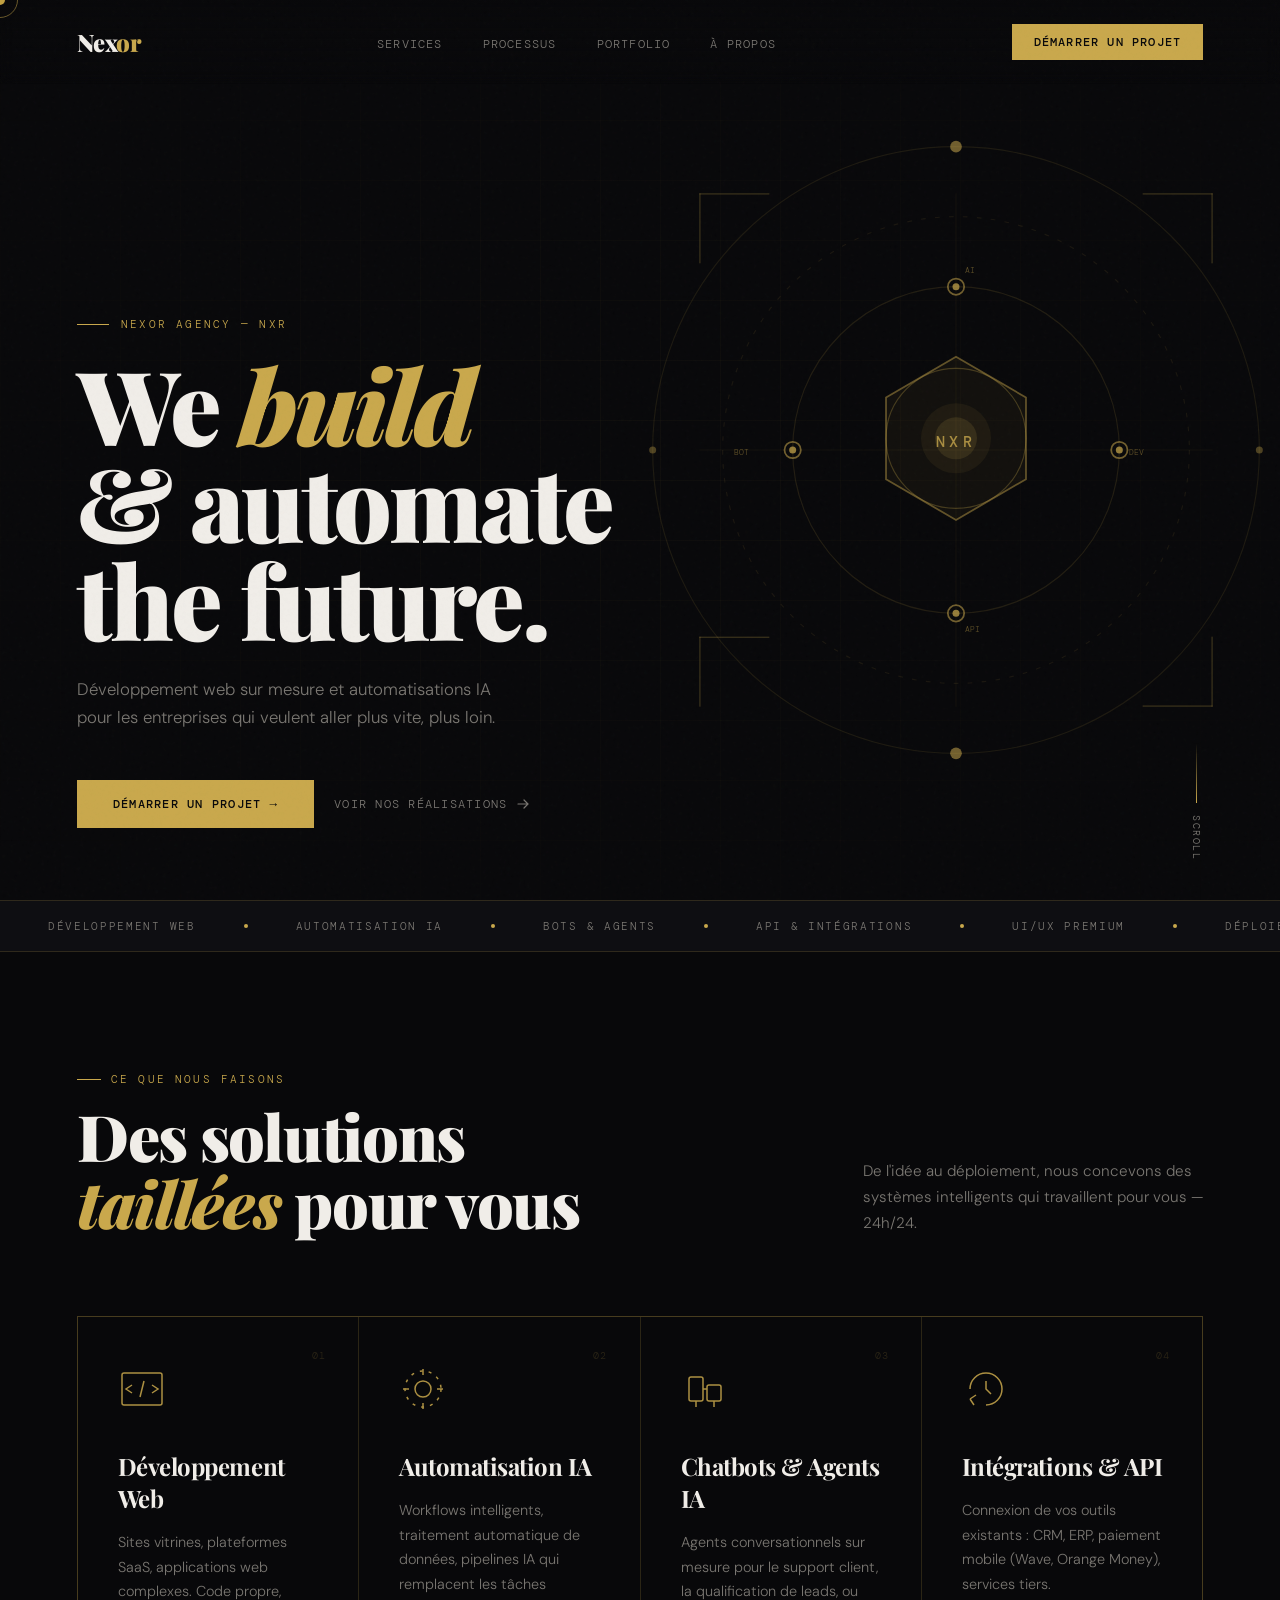
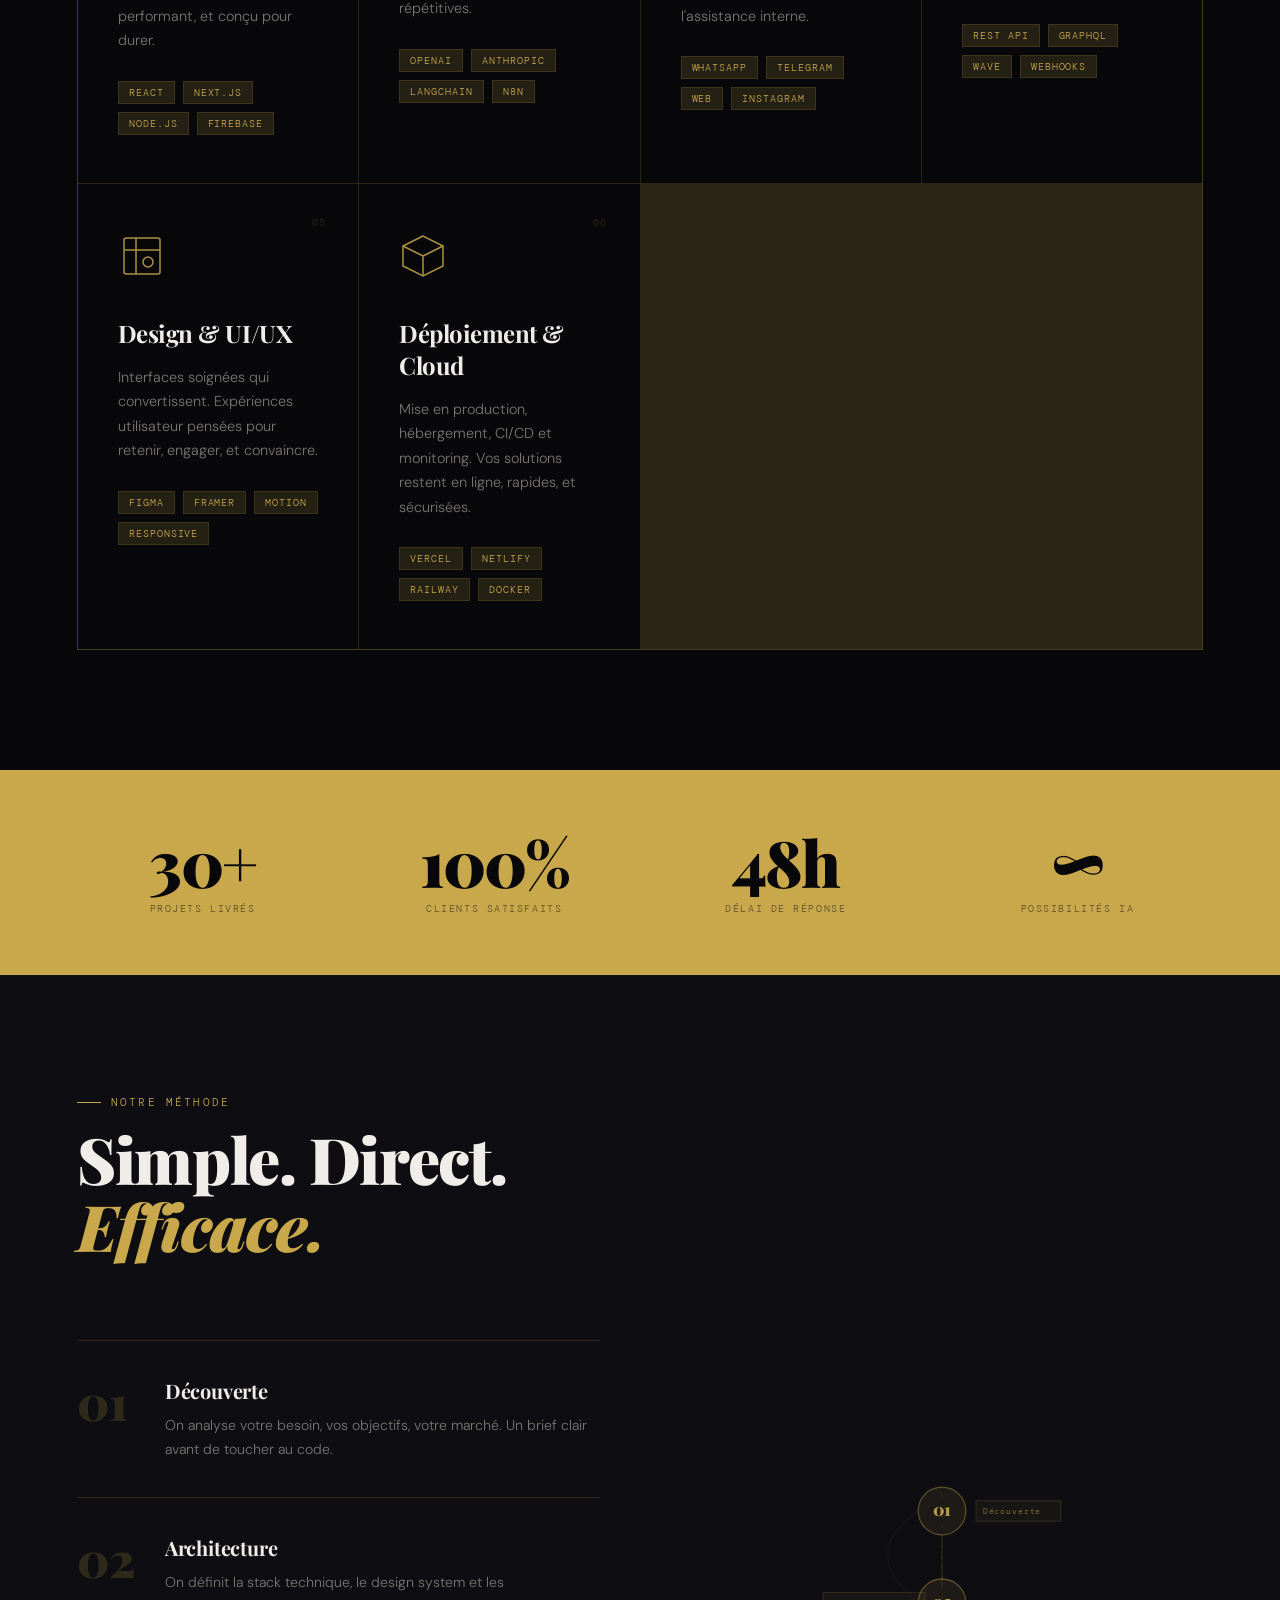
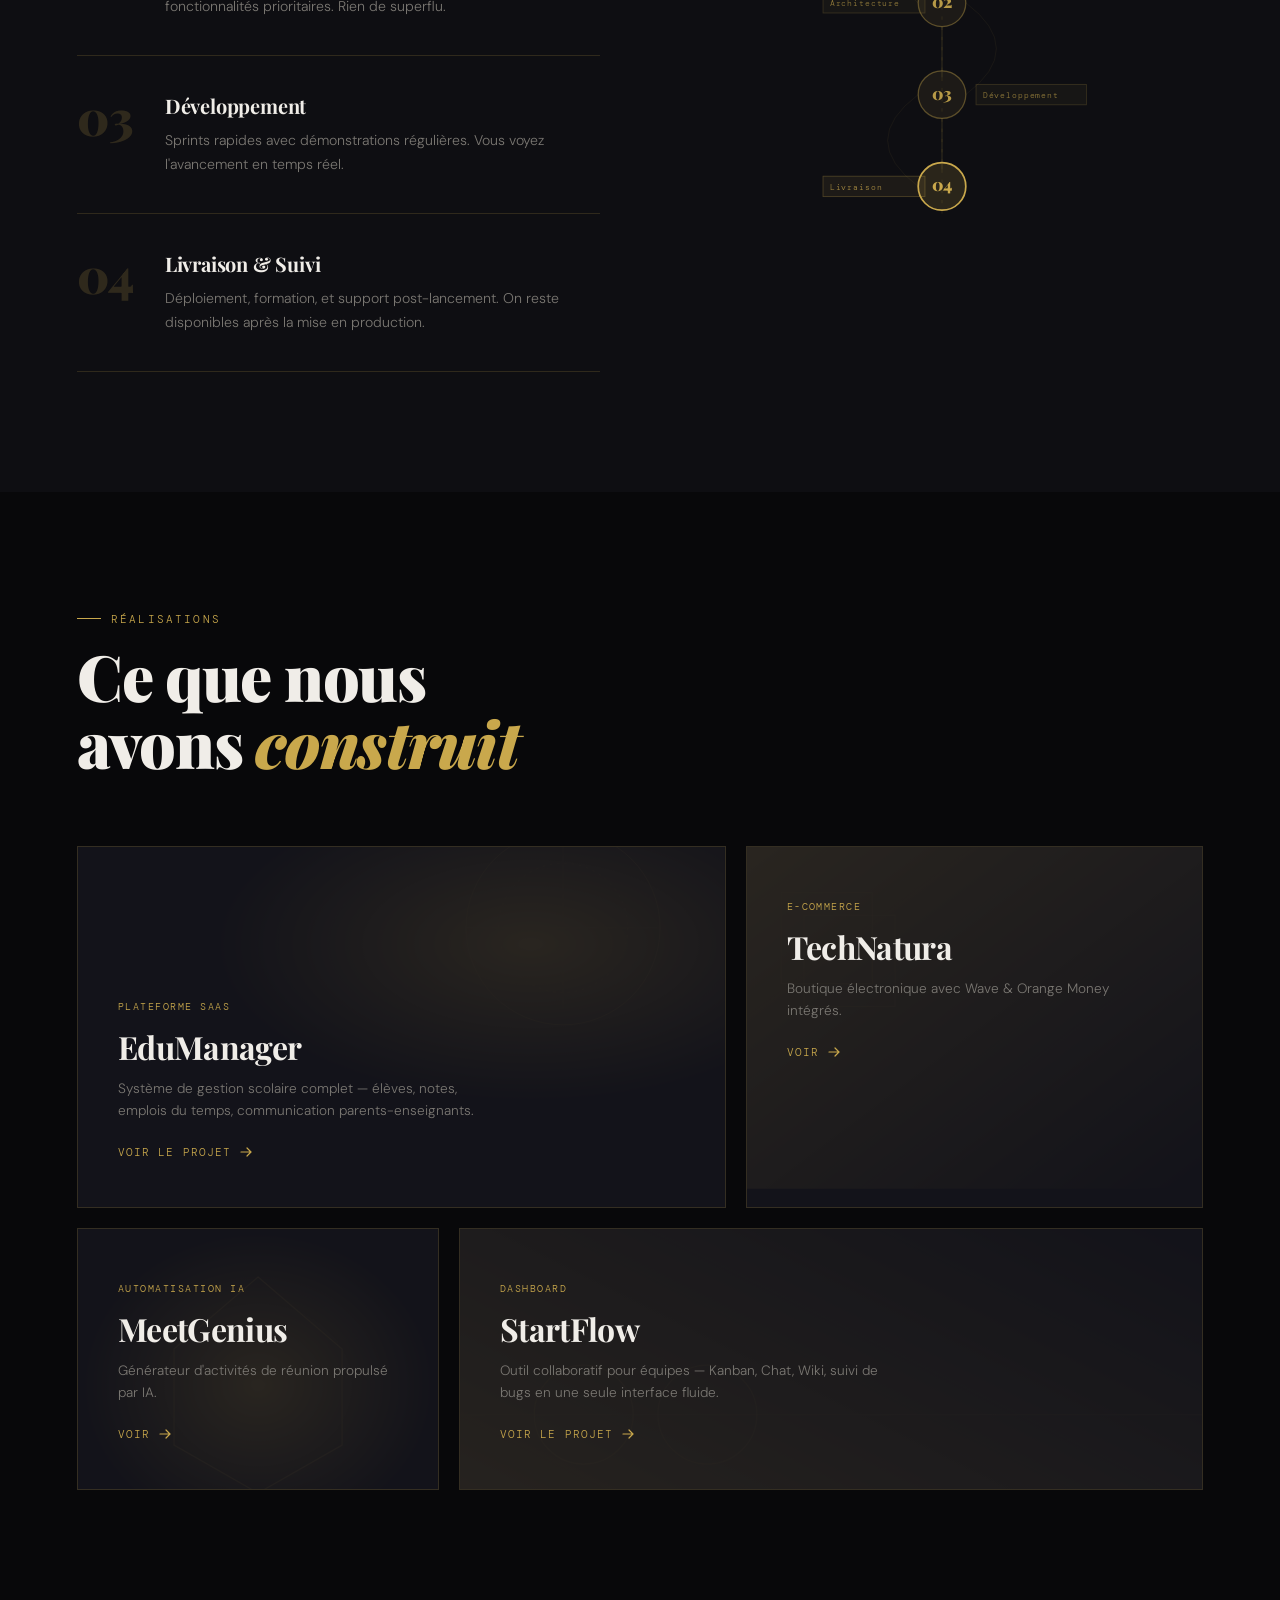
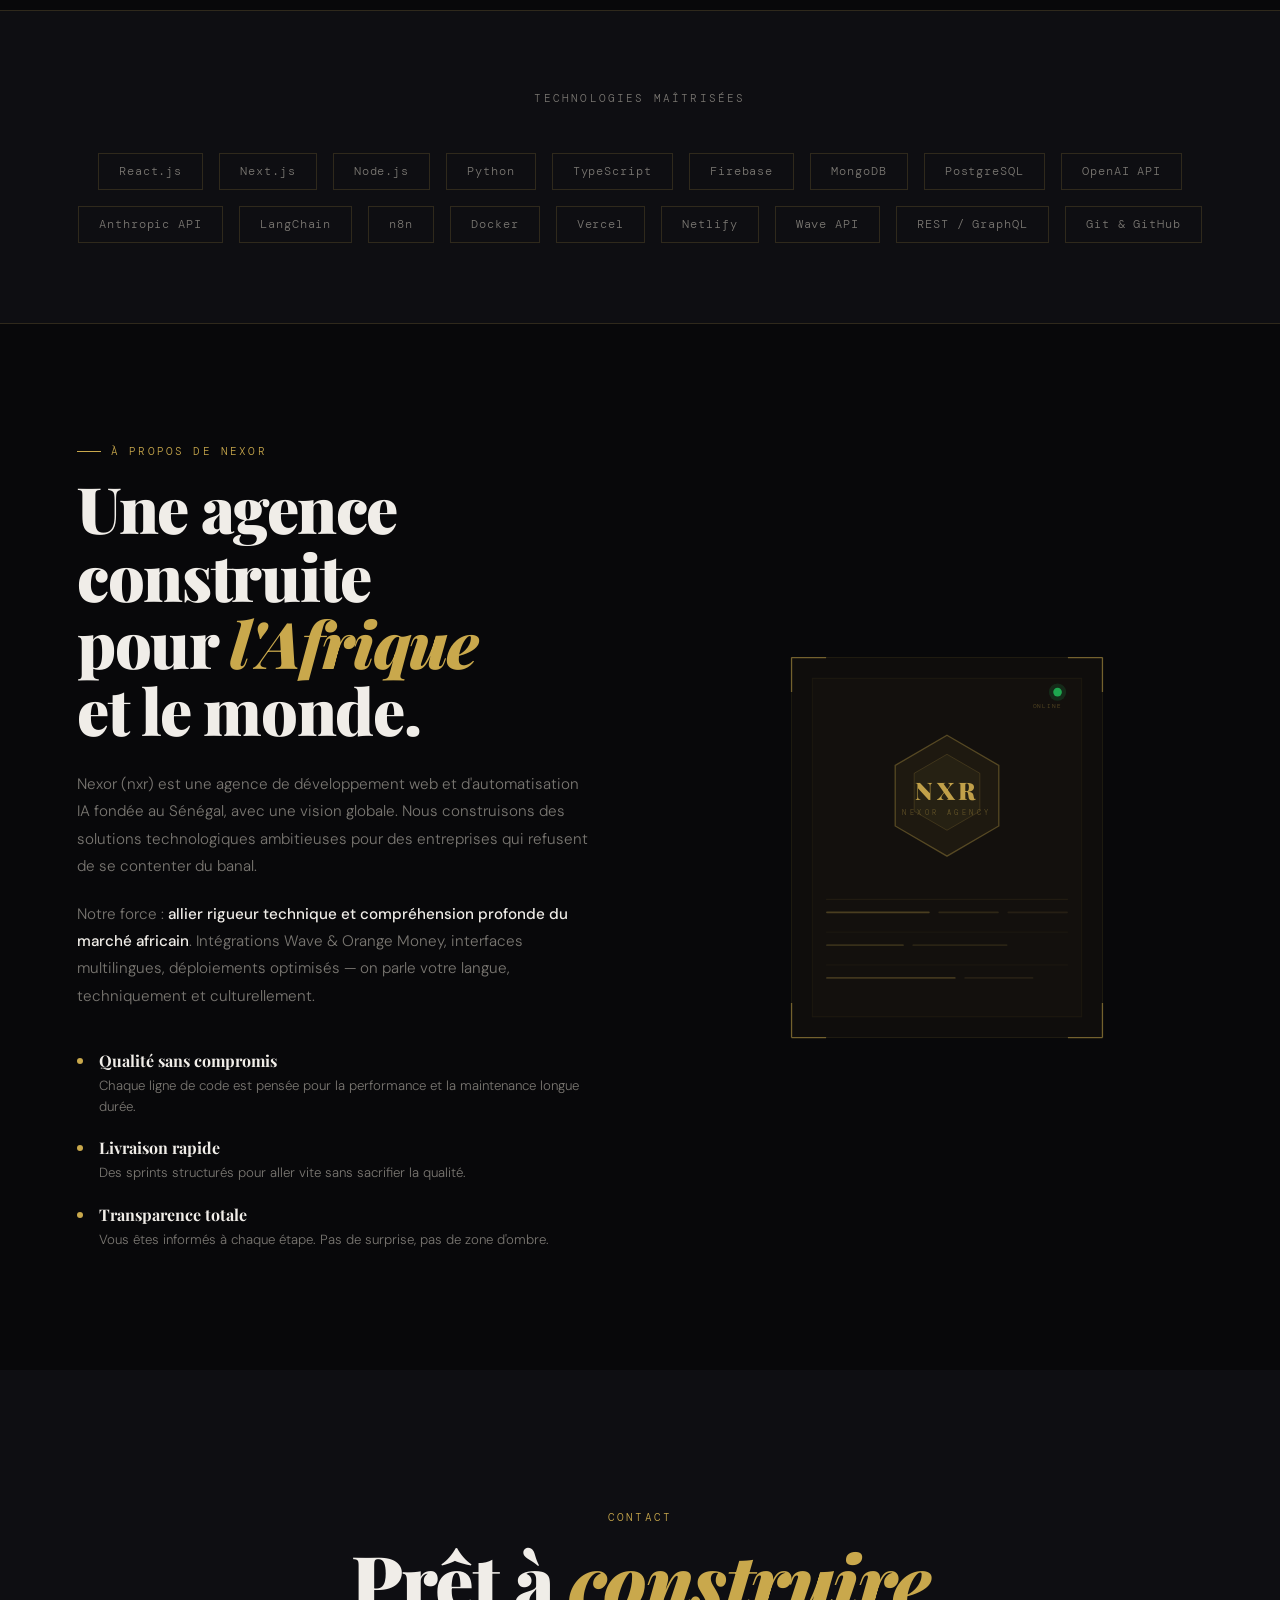
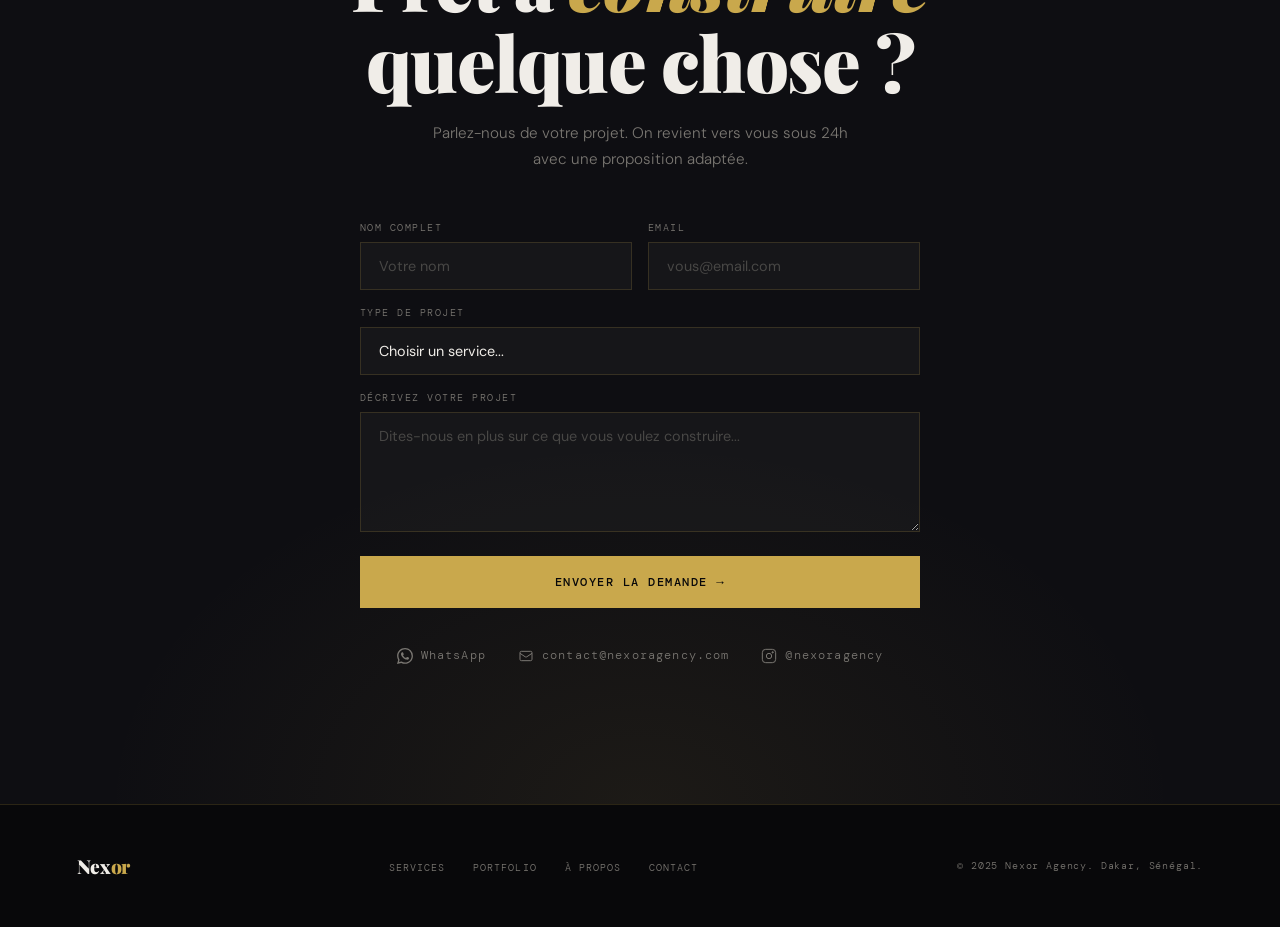
<file: nexor-agency.html>
<!DOCTYPE html>
<html lang="fr">
<head>
<meta charset="UTF-8">
<meta name="viewport" content="width=device-width, initial-scale=1.0">
<title>Nexor — Dev & AI Automation Agency</title>
<link rel="preconnect" href="https://fonts.googleapis.com">
<link rel="preconnect" href="https://fonts.gstatic.com" crossorigin>
<link href="https://fonts.googleapis.com/css2?family=Playfair+Display:ital,wght@0,700;0,900;1,700&family=DM+Sans:wght@300;400;500&family=DM+Mono:wght@400;500&display=swap" rel="stylesheet">
<style>
  *, *::before, *::after { box-sizing: border-box; margin: 0; padding: 0; }

  :root {
    --bg: #08080a;
    --bg2: #0e0e12;
    --bg3: #13131a;
    --gold: #c9a84c;
    --gold-light: #e8c97a;
    --gold-dim: rgba(201,168,76,0.15);
    --white: #f0ede8;
    --muted: #7a7772;
    --border: rgba(201,168,76,0.18);
    --font-display: 'Playfair Display', Georgia, serif;
    --font-body: 'DM Sans', sans-serif;
    --font-mono: 'DM Mono', monospace;
  }

  html { scroll-behavior: smooth; }

  body {
    background: var(--bg);
    color: var(--white);
    font-family: var(--font-body);
    font-weight: 300;
    overflow-x: hidden;
    cursor: none;
  }

  /* CURSOR */
  .cursor {
    position: fixed;
    width: 10px; height: 10px;
    background: var(--gold);
    border-radius: 50%;
    pointer-events: none;
    z-index: 9999;
    transform: translate(-50%, -50%);
    transition: transform 0.1s ease;
    mix-blend-mode: difference;
  }
  .cursor-ring {
    position: fixed;
    width: 36px; height: 36px;
    border: 1px solid rgba(201,168,76,0.5);
    border-radius: 50%;
    pointer-events: none;
    z-index: 9998;
    transform: translate(-50%, -50%);
    transition: all 0.18s ease;
  }

  /* NOISE OVERLAY */
  body::before {
    content: '';
    position: fixed;
    inset: 0;
    background-image: url("data:image/svg+xml,%3Csvg viewBox='0 0 256 256' xmlns='http://www.w3.org/2000/svg'%3E%3Cfilter id='noise'%3E%3CfeTurbulence type='fractalNoise' baseFrequency='0.9' numOctaves='4' stitchTiles='stitch'/%3E%3C/filter%3E%3Crect width='100%25' height='100%25' filter='url(%23noise)' opacity='0.04'/%3E%3C/svg%3E");
    pointer-events: none;
    z-index: 9990;
    opacity: 0.5;
  }

  /* NAV */
  nav {
    position: fixed;
    top: 0; left: 0; right: 0;
    z-index: 1000;
    padding: 24px 6vw;
    display: flex;
    align-items: center;
    justify-content: space-between;
    background: linear-gradient(to bottom, rgba(8,8,10,0.95), transparent);
    backdrop-filter: blur(8px);
  }
  .nav-logo {
    font-family: var(--font-display);
    font-weight: 900;
    font-size: 1.5rem;
    color: var(--white);
    letter-spacing: -0.02em;
    text-decoration: none;
  }
  .nav-logo span { color: var(--gold); }
  .nav-links {
    display: flex;
    gap: 40px;
    list-style: none;
  }
  .nav-links a {
    font-family: var(--font-mono);
    font-size: 0.75rem;
    color: var(--muted);
    text-decoration: none;
    letter-spacing: 0.1em;
    text-transform: uppercase;
    transition: color 0.3s;
  }
  .nav-links a:hover { color: var(--gold); }
  .nav-cta {
    font-family: var(--font-mono);
    font-size: 0.75rem;
    letter-spacing: 0.1em;
    text-transform: uppercase;
    color: var(--bg);
    background: var(--gold);
    padding: 10px 22px;
    border: none;
    cursor: none;
    text-decoration: none;
    transition: background 0.3s, transform 0.2s;
    font-weight: 500;
  }
  .nav-cta:hover { background: var(--gold-light); transform: translateY(-1px); }

  /* HAMBURGER */
  .hamburger {
    display: none;
    flex-direction: column;
    gap: 5px;
    cursor: none;
    background: none;
    border: none;
    padding: 4px;
  }
  .hamburger span {
    display: block;
    width: 24px; height: 1px;
    background: var(--white);
    transition: all 0.3s;
  }
  .hamburger.open span:nth-child(1) { transform: translateY(6px) rotate(45deg); }
  .hamburger.open span:nth-child(2) { opacity: 0; }
  .hamburger.open span:nth-child(3) { transform: translateY(-6px) rotate(-45deg); }

  .mobile-menu {
    display: none;
    position: fixed;
    inset: 0;
    background: var(--bg);
    z-index: 999;
    flex-direction: column;
    align-items: center;
    justify-content: center;
    gap: 40px;
  }
  .mobile-menu.open { display: flex; }
  .mobile-menu a {
    font-family: var(--font-display);
    font-size: 2.5rem;
    font-weight: 700;
    color: var(--white);
    text-decoration: none;
    transition: color 0.3s;
  }
  .mobile-menu a:hover { color: var(--gold); }

  /* HERO */
  .hero {
    min-height: 100vh;
    display: flex;
    flex-direction: column;
    justify-content: flex-end;
    padding: 0 6vw 8vh;
    position: relative;
    overflow: hidden;
  }

  /* HERO GRID BACKGROUND */
  .hero-grid {
    position: absolute;
    inset: 0;
    background-image:
      linear-gradient(rgba(201,168,76,0.04) 1px, transparent 1px),
      linear-gradient(90deg, rgba(201,168,76,0.04) 1px, transparent 1px);
    background-size: 60px 60px;
    mask-image: radial-gradient(ellipse 70% 70% at 50% 50%, black 0%, transparent 100%);
  }

  /* HERO SVG ILLUSTRATION */
  .hero-illustration {
    position: absolute;
    right: -2vw;
    top: 50%;
    transform: translateY(-50%);
    width: min(55vw, 700px);
    opacity: 0.9;
    pointer-events: none;
  }

  .hero-badge {
    font-family: var(--font-mono);
    font-size: 0.7rem;
    letter-spacing: 0.2em;
    text-transform: uppercase;
    color: var(--gold);
    margin-bottom: 24px;
    display: flex;
    align-items: center;
    gap: 12px;
    opacity: 0;
    animation: fadeUp 0.8s 0.2s forwards;
  }
  .hero-badge::before {
    content: '';
    display: block;
    width: 32px;
    height: 1px;
    background: var(--gold);
  }

  .hero h1 {
    font-family: var(--font-display);
    font-size: clamp(3rem, 8vw, 7.5rem);
    font-weight: 900;
    line-height: 0.95;
    letter-spacing: -0.03em;
    max-width: 700px;
    opacity: 0;
    animation: fadeUp 0.9s 0.35s forwards;
  }
  .hero h1 em {
    font-style: italic;
    color: var(--gold);
  }

  .hero-sub {
    margin-top: 28px;
    font-size: 1.05rem;
    color: var(--muted);
    max-width: 440px;
    line-height: 1.7;
    opacity: 0;
    animation: fadeUp 0.9s 0.5s forwards;
  }

  .hero-actions {
    margin-top: 48px;
    display: flex;
    gap: 20px;
    align-items: center;
    flex-wrap: wrap;
    opacity: 0;
    animation: fadeUp 0.9s 0.65s forwards;
  }

  .btn-primary {
    font-family: var(--font-mono);
    font-size: 0.78rem;
    letter-spacing: 0.1em;
    text-transform: uppercase;
    color: var(--bg);
    background: var(--gold);
    padding: 16px 36px;
    border: none;
    cursor: none;
    text-decoration: none;
    font-weight: 500;
    transition: all 0.3s;
    position: relative;
    overflow: hidden;
  }
  .btn-primary::after {
    content: '';
    position: absolute;
    inset: 0;
    background: var(--gold-light);
    transform: translateX(-100%);
    transition: transform 0.3s;
  }
  .btn-primary:hover::after { transform: translateX(0); }
  .btn-primary span { position: relative; z-index: 1; }

  .btn-ghost {
    font-family: var(--font-mono);
    font-size: 0.78rem;
    letter-spacing: 0.1em;
    text-transform: uppercase;
    color: var(--muted);
    text-decoration: none;
    display: flex;
    align-items: center;
    gap: 8px;
    transition: color 0.3s;
  }
  .btn-ghost:hover { color: var(--white); }
  .btn-ghost svg { transition: transform 0.3s; }
  .btn-ghost:hover svg { transform: translateX(4px); }

  .hero-scroll {
    position: absolute;
    bottom: 40px;
    right: 6vw;
    font-family: var(--font-mono);
    font-size: 0.65rem;
    letter-spacing: 0.15em;
    color: var(--muted);
    text-transform: uppercase;
    writing-mode: vertical-rl;
    display: flex;
    align-items: center;
    gap: 12px;
    opacity: 0;
    animation: fadeIn 1s 1.2s forwards;
  }
  .hero-scroll::before {
    content: '';
    width: 1px;
    height: 60px;
    background: linear-gradient(to bottom, transparent, var(--gold));
    animation: growLine 1.5s 1.5s ease-out forwards;
    transform-origin: top;
    transform: scaleY(0);
  }

  /* MARQUEE */
  .marquee-wrap {
    border-top: 1px solid var(--border);
    border-bottom: 1px solid var(--border);
    overflow: hidden;
    padding: 18px 0;
    background: var(--bg2);
  }
  .marquee-track {
    display: flex;
    gap: 0;
    animation: marquee 28s linear infinite;
    width: max-content;
  }
  .marquee-item {
    font-family: var(--font-mono);
    font-size: 0.7rem;
    letter-spacing: 0.15em;
    text-transform: uppercase;
    color: var(--muted);
    padding: 0 48px;
    display: flex;
    align-items: center;
    gap: 48px;
    white-space: nowrap;
  }
  .marquee-dot {
    width: 4px; height: 4px;
    background: var(--gold);
    border-radius: 50%;
    flex-shrink: 0;
  }

  /* SECTIONS */
  section { padding: 120px 6vw; }

  .section-label {
    font-family: var(--font-mono);
    font-size: 0.68rem;
    letter-spacing: 0.2em;
    text-transform: uppercase;
    color: var(--gold);
    margin-bottom: 16px;
    display: flex;
    align-items: center;
    gap: 10px;
  }
  .section-label::before {
    content: '';
    width: 24px; height: 1px;
    background: var(--gold);
    flex-shrink: 0;
  }

  .section-title {
    font-family: var(--font-display);
    font-size: clamp(2.2rem, 5vw, 4rem);
    font-weight: 900;
    line-height: 1.05;
    letter-spacing: -0.02em;
    max-width: 600px;
  }
  .section-title em { font-style: italic; color: var(--gold); }

  /* SERVICES */
  #services { background: var(--bg); }

  .services-header {
    display: flex;
    justify-content: space-between;
    align-items: flex-end;
    flex-wrap: wrap;
    gap: 40px;
    margin-bottom: 80px;
  }
  .services-sub {
    max-width: 340px;
    color: var(--muted);
    line-height: 1.7;
    font-size: 0.95rem;
  }

  .services-grid {
    display: grid;
    grid-template-columns: repeat(auto-fit, minmax(280px, 1fr));
    gap: 1px;
    border: 1px solid var(--border);
    background: var(--border);
  }

  .service-card {
    background: var(--bg);
    padding: 48px 40px;
    position: relative;
    overflow: hidden;
    transition: background 0.4s;
    cursor: none;
  }
  .service-card::after {
    content: '';
    position: absolute;
    bottom: 0; left: 0;
    width: 0; height: 2px;
    background: var(--gold);
    transition: width 0.5s ease;
  }
  .service-card:hover { background: var(--bg2); }
  .service-card:hover::after { width: 100%; }

  .service-icon {
    width: 48px; height: 48px;
    margin-bottom: 32px;
    color: var(--gold);
    opacity: 0.85;
  }
  .service-num {
    position: absolute;
    top: 32px; right: 32px;
    font-family: var(--font-mono);
    font-size: 0.65rem;
    color: var(--border);
    letter-spacing: 0.1em;
    transition: color 0.4s;
  }
  .service-card:hover .service-num { color: var(--gold); }

  .service-card h3 {
    font-family: var(--font-display);
    font-size: 1.5rem;
    font-weight: 700;
    margin-bottom: 16px;
    letter-spacing: -0.02em;
  }
  .service-card p {
    color: var(--muted);
    font-size: 0.9rem;
    line-height: 1.7;
  }
  .service-tags {
    margin-top: 28px;
    display: flex;
    flex-wrap: wrap;
    gap: 8px;
  }
  .tag {
    font-family: var(--font-mono);
    font-size: 0.6rem;
    letter-spacing: 0.1em;
    text-transform: uppercase;
    color: var(--gold);
    border: 1px solid var(--gold-dim);
    padding: 4px 10px;
    background: var(--gold-dim);
  }

  /* PROCESS */
  #process { background: var(--bg2); }

  .process-grid {
    display: grid;
    grid-template-columns: 1fr 1fr;
    gap: 80px;
    align-items: center;
    margin-top: 80px;
  }

  .process-steps { display: flex; flex-direction: column; gap: 0; }

  .process-step {
    display: flex;
    gap: 28px;
    padding: 36px 0;
    border-bottom: 1px solid var(--border);
    cursor: none;
    transition: all 0.3s;
  }
  .process-step:first-child { border-top: 1px solid var(--border); }
  .process-step:hover .step-num { color: var(--gold); }

  .step-num {
    font-family: var(--font-display);
    font-size: 3rem;
    font-weight: 900;
    color: var(--border);
    line-height: 1;
    flex-shrink: 0;
    transition: color 0.4s;
    width: 60px;
  }
  .step-content h4 {
    font-family: var(--font-display);
    font-size: 1.25rem;
    font-weight: 700;
    margin-bottom: 10px;
    letter-spacing: -0.01em;
  }
  .step-content p {
    color: var(--muted);
    font-size: 0.88rem;
    line-height: 1.7;
  }

  .process-visual {
    position: relative;
    display: flex;
    align-items: center;
    justify-content: center;
    height: 500px;
  }

  /* STATS */
  .stats-bar {
    background: var(--gold);
    padding: 60px 6vw;
    display: grid;
    grid-template-columns: repeat(4, 1fr);
    gap: 40px;
  }
  .stat-item { text-align: center; }
  .stat-num {
    font-family: var(--font-display);
    font-size: clamp(2.5rem, 5vw, 4rem);
    font-weight: 900;
    color: var(--bg);
    line-height: 1;
    letter-spacing: -0.03em;
  }
  .stat-label {
    font-family: var(--font-mono);
    font-size: 0.65rem;
    letter-spacing: 0.15em;
    text-transform: uppercase;
    color: rgba(8,8,10,0.55);
    margin-top: 8px;
  }

  /* PORTFOLIO */
  #portfolio { background: var(--bg); }

  .portfolio-grid {
    display: grid;
    grid-template-columns: repeat(12, 1fr);
    grid-template-rows: auto;
    gap: 20px;
    margin-top: 70px;
  }

  .proj {
    position: relative;
    overflow: hidden;
    cursor: none;
    background: var(--bg3);
    border: 1px solid var(--border);
  }
  .proj:nth-child(1) { grid-column: 1 / 8; grid-row: 1; }
  .proj:nth-child(2) { grid-column: 8 / 13; grid-row: 1; }
  .proj:nth-child(3) { grid-column: 1 / 5; grid-row: 2; }
  .proj:nth-child(4) { grid-column: 5 / 13; grid-row: 2; }

  .proj-inner {
    padding: 48px 40px;
    min-height: 260px;
    display: flex;
    flex-direction: column;
    justify-content: flex-end;
    position: relative;
    z-index: 1;
  }
  .proj:nth-child(1) .proj-inner { min-height: 360px; }

  .proj-bg {
    position: absolute;
    inset: 0;
    opacity: 0.12;
    transition: opacity 0.5s, transform 0.5s;
  }
  .proj:hover .proj-bg { opacity: 0.22; transform: scale(1.04); }

  .proj-cat {
    font-family: var(--font-mono);
    font-size: 0.62rem;
    letter-spacing: 0.15em;
    text-transform: uppercase;
    color: var(--gold);
    margin-bottom: 12px;
  }
  .proj h3 {
    font-family: var(--font-display);
    font-size: clamp(1.3rem, 2.5vw, 2rem);
    font-weight: 700;
    letter-spacing: -0.02em;
    margin-bottom: 10px;
  }
  .proj p {
    color: var(--muted);
    font-size: 0.85rem;
    line-height: 1.6;
    max-width: 380px;
  }
  .proj-link {
    margin-top: 24px;
    display: inline-flex;
    align-items: center;
    gap: 8px;
    font-family: var(--font-mono);
    font-size: 0.68rem;
    letter-spacing: 0.1em;
    text-transform: uppercase;
    color: var(--gold);
    text-decoration: none;
    transition: gap 0.3s;
  }
  .proj:hover .proj-link { gap: 14px; }

  /* TECH STACK */
  .tech-section {
    background: var(--bg2);
    padding: 80px 6vw;
    border-top: 1px solid var(--border);
    border-bottom: 1px solid var(--border);
  }
  .tech-title {
    font-family: var(--font-mono);
    font-size: 0.68rem;
    letter-spacing: 0.2em;
    text-transform: uppercase;
    color: var(--muted);
    text-align: center;
    margin-bottom: 48px;
  }
  .tech-logos {
    display: flex;
    flex-wrap: wrap;
    gap: 16px;
    justify-content: center;
    align-items: center;
  }
  .tech-pill {
    font-family: var(--font-mono);
    font-size: 0.72rem;
    letter-spacing: 0.08em;
    color: var(--muted);
    border: 1px solid var(--border);
    padding: 10px 20px;
    transition: all 0.3s;
    cursor: none;
  }
  .tech-pill:hover {
    border-color: var(--gold);
    color: var(--gold);
    background: var(--gold-dim);
  }

  /* ABOUT */
  #about {
    background: var(--bg);
    display: grid;
    grid-template-columns: 1fr 1fr;
    gap: 100px;
    align-items: center;
  }

  .about-text .section-title { margin-bottom: 28px; }
  .about-text p {
    color: var(--muted);
    font-size: 0.95rem;
    line-height: 1.8;
    margin-bottom: 20px;
  }
  .about-text p strong { color: var(--white); font-weight: 500; }

  .about-values {
    margin-top: 40px;
    display: flex;
    flex-direction: column;
    gap: 20px;
  }
  .value-item {
    display: flex;
    gap: 16px;
    align-items: flex-start;
  }
  .value-dot {
    width: 6px; height: 6px;
    background: var(--gold);
    border-radius: 50%;
    flex-shrink: 0;
    margin-top: 8px;
  }
  .value-text h5 {
    font-family: var(--font-display);
    font-size: 1rem;
    font-weight: 700;
    margin-bottom: 4px;
  }
  .value-text p {
    font-size: 0.83rem;
    color: var(--muted);
    line-height: 1.6;
    margin: 0;
  }

  /* CONTACT */
  #contact {
    background: var(--bg2);
    text-align: center;
    padding: 140px 6vw;
    position: relative;
    overflow: hidden;
  }
  .contact-bg {
    position: absolute;
    inset: 0;
    background: radial-gradient(ellipse 60% 50% at 50% 100%, rgba(201,168,76,0.08) 0%, transparent 70%);
    pointer-events: none;
  }

  #contact .section-label { justify-content: center; }
  #contact .section-label::before { display: none; }

  #contact .section-title {
    max-width: 700px;
    margin: 0 auto 20px;
    font-size: clamp(2.5rem, 6vw, 5rem);
  }
  #contact p {
    color: var(--muted);
    max-width: 420px;
    margin: 0 auto 48px;
    line-height: 1.7;
    font-size: 0.95rem;
  }

  .contact-form {
    max-width: 560px;
    margin: 0 auto;
    display: flex;
    flex-direction: column;
    gap: 16px;
    position: relative;
    z-index: 1;
  }
  .form-row { display: grid; grid-template-columns: 1fr 1fr; gap: 16px; }
  .form-field {
    display: flex;
    flex-direction: column;
    gap: 8px;
    text-align: left;
  }
  .form-field label {
    font-family: var(--font-mono);
    font-size: 0.62rem;
    letter-spacing: 0.15em;
    text-transform: uppercase;
    color: var(--muted);
  }
  .form-field input, .form-field select, .form-field textarea {
    background: rgba(255,255,255,0.03);
    border: 1px solid var(--border);
    color: var(--white);
    padding: 14px 18px;
    font-family: var(--font-body);
    font-size: 0.9rem;
    outline: none;
    transition: border-color 0.3s, background 0.3s;
    cursor: none;
    -webkit-appearance: none;
  }
  .form-field input::placeholder, .form-field textarea::placeholder {
    color: rgba(122,119,114,0.5);
  }
  .form-field input:focus, .form-field textarea:focus, .form-field select:focus {
    border-color: var(--gold);
    background: rgba(201,168,76,0.04);
  }
  .form-field select option { background: var(--bg2); }
  .form-field textarea { resize: vertical; min-height: 120px; }
  .form-submit {
    font-family: var(--font-mono);
    font-size: 0.78rem;
    letter-spacing: 0.12em;
    text-transform: uppercase;
    color: var(--bg);
    background: var(--gold);
    border: none;
    padding: 18px 40px;
    cursor: none;
    font-weight: 500;
    transition: background 0.3s, transform 0.2s;
    width: 100%;
    margin-top: 8px;
  }
  .form-submit:hover { background: var(--gold-light); transform: translateY(-2px); }

  .contact-alts {
    margin-top: 40px;
    display: flex;
    gap: 32px;
    justify-content: center;
    flex-wrap: wrap;
    position: relative;
    z-index: 1;
  }
  .contact-alt {
    font-family: var(--font-mono);
    font-size: 0.72rem;
    letter-spacing: 0.1em;
    color: var(--muted);
    text-decoration: none;
    display: flex;
    align-items: center;
    gap: 8px;
    transition: color 0.3s;
  }
  .contact-alt:hover { color: var(--gold); }

  /* FOOTER */
  footer {
    background: var(--bg);
    border-top: 1px solid var(--border);
    padding: 48px 6vw;
    display: flex;
    justify-content: space-between;
    align-items: center;
    flex-wrap: wrap;
    gap: 24px;
  }
  .footer-logo {
    font-family: var(--font-display);
    font-size: 1.2rem;
    font-weight: 900;
    color: var(--white);
    letter-spacing: -0.02em;
  }
  .footer-logo span { color: var(--gold); }
  .footer-copy {
    font-family: var(--font-mono);
    font-size: 0.65rem;
    color: var(--muted);
    letter-spacing: 0.08em;
  }
  .footer-links {
    display: flex;
    gap: 28px;
    list-style: none;
  }
  .footer-links a {
    font-family: var(--font-mono);
    font-size: 0.65rem;
    letter-spacing: 0.1em;
    text-transform: uppercase;
    color: var(--muted);
    text-decoration: none;
    transition: color 0.3s;
  }
  .footer-links a:hover { color: var(--gold); }

  /* ANIMATIONS */
  @keyframes fadeUp {
    from { opacity: 0; transform: translateY(24px); }
    to { opacity: 1; transform: translateY(0); }
  }
  @keyframes fadeIn {
    from { opacity: 0; }
    to { opacity: 1; }
  }
  @keyframes marquee {
    from { transform: translateX(0); }
    to { transform: translateX(-50%); }
  }
  @keyframes growLine {
    to { transform: scaleY(1); }
  }
  @keyframes rotate {
    to { transform: rotate(360deg); }
  }
  @keyframes float {
    0%, 100% { transform: translateY(0px); }
    50% { transform: translateY(-16px); }
  }
  @keyframes pulse-ring {
    0% { transform: scale(0.9); opacity: 0.8; }
    70% { transform: scale(1.15); opacity: 0; }
    100% { transform: scale(0.9); opacity: 0; }
  }

  /* SCROLL REVEAL */
  .reveal {
    opacity: 0;
    transform: translateY(30px);
    transition: opacity 0.7s ease, transform 0.7s ease;
  }
  .reveal.visible {
    opacity: 1;
    transform: translateY(0);
  }

  /* RESPONSIVE */
  @media (max-width: 1024px) {
    .process-grid { grid-template-columns: 1fr; }
    .process-visual { display: none; }
    #about { grid-template-columns: 1fr; gap: 60px; padding: 80px 6vw; }
    .proj:nth-child(1) { grid-column: 1 / -1; }
    .proj:nth-child(2) { grid-column: 1 / -1; }
    .proj:nth-child(3) { grid-column: 1 / -1; }
    .proj:nth-child(4) { grid-column: 1 / -1; }
    .stats-bar { grid-template-columns: repeat(2, 1fr); }
  }

  @media (max-width: 768px) {
    nav { padding: 20px 5vw; }
    .nav-links, .nav-cta { display: none; }
    .hamburger { display: flex; }
    .hero { padding: 0 5vw 10vh; }
    .hero-illustration { opacity: 0.15; width: 90vw; right: -20vw; }
    .hero h1 { font-size: clamp(2.8rem, 12vw, 5rem); }
    section { padding: 80px 5vw; }
    .services-header { flex-direction: column; }
    .form-row { grid-template-columns: 1fr; }
    .stats-bar { grid-template-columns: repeat(2, 1fr); padding: 40px 5vw; }
    footer { flex-direction: column; text-align: center; }
    .footer-links { flex-wrap: wrap; justify-content: center; }
    body { cursor: auto; }
    .cursor, .cursor-ring { display: none; }
  }

  @media (max-width: 480px) {
    .hero h1 { font-size: 2.6rem; }
    .stats-bar { grid-template-columns: 1fr 1fr; }
    .hero-actions { flex-direction: column; align-items: flex-start; }
  }
</style>
</head>
<body>

<!-- CURSOR -->
<div class="cursor" id="cursor"></div>
<div class="cursor-ring" id="cursorRing"></div>

<!-- NAV -->
<nav>
  <a href="#" class="nav-logo">Nex<span>or</span></a>
  <ul class="nav-links">
    <li><a href="#services">Services</a></li>
    <li><a href="#process">Processus</a></li>
    <li><a href="#portfolio">Portfolio</a></li>
    <li><a href="#about">À propos</a></li>
  </ul>
  <a href="#contact" class="nav-cta">Démarrer un projet</a>
  <button class="hamburger" id="hamburger" aria-label="Menu">
    <span></span><span></span><span></span>
  </button>
</nav>

<!-- MOBILE MENU -->
<div class="mobile-menu" id="mobileMenu">
  <a href="#services" class="mobile-link">Services</a>
  <a href="#process" class="mobile-link">Processus</a>
  <a href="#portfolio" class="mobile-link">Portfolio</a>
  <a href="#about" class="mobile-link">À propos</a>
  <a href="#contact" class="mobile-link">Contact</a>
</div>

<!-- HERO -->
<section class="hero">
  <div class="hero-grid"></div>

  <!-- HERO SVG ILLUSTRATION -->
  <svg class="hero-illustration" viewBox="0 0 600 600" fill="none" xmlns="http://www.w3.org/2000/svg">
    <!-- Outer ring -->
    <circle cx="300" cy="300" r="260" stroke="rgba(201,168,76,0.12)" stroke-width="1"/>
    <circle cx="300" cy="300" r="200" stroke="rgba(201,168,76,0.1)" stroke-width="1" stroke-dasharray="4 8"/>
    <circle cx="300" cy="300" r="140" stroke="rgba(201,168,76,0.15)" stroke-width="1"/>

    <!-- Rotating outer ring -->
    <g style="transform-origin:300px 300px; animation: rotate 40s linear infinite;">
      <circle cx="300" cy="40" r="5" fill="rgba(201,168,76,0.6)"/>
      <circle cx="560" cy="300" r="3" fill="rgba(201,168,76,0.4)"/>
      <circle cx="300" cy="560" r="5" fill="rgba(201,168,76,0.6)"/>
      <circle cx="40" cy="300" r="3" fill="rgba(201,168,76,0.4)"/>
    </g>

    <!-- Inner floating elements -->
    <g style="animation: float 4s ease-in-out infinite;">
      <!-- Central hexagon -->
      <polygon points="300,220 360,255 360,325 300,360 240,325 240,255" fill="rgba(201,168,76,0.06)" stroke="rgba(201,168,76,0.5)" stroke-width="1.5"/>
      <!-- Inner glow -->
      <circle cx="300" cy="290" r="30" fill="rgba(201,168,76,0.08)"/>
      <circle cx="300" cy="290" r="18" fill="rgba(201,168,76,0.15)"/>
      <!-- NXR text -->
      <text x="300" y="297" text-anchor="middle" fill="rgba(201,168,76,0.9)" font-family="'DM Mono', monospace" font-size="13" letter-spacing="4" font-weight="500">NXR</text>
    </g>

    <!-- Orbit nodes -->
    <g style="transform-origin:300px 300px; animation: rotate 20s linear infinite reverse;">
      <circle cx="300" cy="160" r="7" fill="none" stroke="rgba(201,168,76,0.6)" stroke-width="1.5"/>
      <circle cx="300" cy="160" r="3" fill="rgba(201,168,76,0.8)"/>
      <circle cx="440" cy="300" r="7" fill="none" stroke="rgba(201,168,76,0.6)" stroke-width="1.5"/>
      <circle cx="440" cy="300" r="3" fill="rgba(201,168,76,0.8)"/>
      <circle cx="300" cy="440" r="7" fill="none" stroke="rgba(201,168,76,0.6)" stroke-width="1.5"/>
      <circle cx="300" cy="440" r="3" fill="rgba(201,168,76,0.8)"/>
      <circle cx="160" cy="300" r="7" fill="none" stroke="rgba(201,168,76,0.6)" stroke-width="1.5"/>
      <circle cx="160" cy="300" r="3" fill="rgba(201,168,76,0.8)"/>
    </g>

    <!-- Grid lines -->
    <line x1="300" y1="80" x2="300" y2="520" stroke="rgba(201,168,76,0.06)" stroke-width="1"/>
    <line x1="80" y1="300" x2="520" y2="300" stroke="rgba(201,168,76,0.06)" stroke-width="1"/>

    <!-- Corner tech elements -->
    <rect x="80" y="80" width="60" height="1" fill="rgba(201,168,76,0.3)"/>
    <rect x="80" y="80" width="1" height="60" fill="rgba(201,168,76,0.3)"/>
    <rect x="460" y="80" width="60" height="1" fill="rgba(201,168,76,0.3)"/>
    <rect x="519" y="80" width="1" height="60" fill="rgba(201,168,76,0.3)"/>
    <rect x="80" y="460" width="60" height="1" fill="rgba(201,168,76,0.3)"/>
    <rect x="80" y="460" width="1" height="60" fill="rgba(201,168,76,0.3)"/>
    <rect x="460" y="519" width="60" height="1" fill="rgba(201,168,76,0.3)"/>
    <rect x="519" y="460" width="1" height="60" fill="rgba(201,168,76,0.3)"/>

    <!-- Pulse rings -->
    <circle cx="300" cy="290" r="60" fill="none" stroke="rgba(201,168,76,0.2)" stroke-width="1" style="animation: pulse-ring 3s ease-out infinite;"/>
    <circle cx="300" cy="290" r="60" fill="none" stroke="rgba(201,168,76,0.15)" stroke-width="1" style="animation: pulse-ring 3s ease-out infinite 1s;"/>

    <!-- Data points around orbit -->
    <text x="308" y="148" fill="rgba(201,168,76,0.5)" font-family="'DM Mono', monospace" font-size="7">AI</text>
    <text x="448" y="304" fill="rgba(201,168,76,0.5)" font-family="'DM Mono', monospace" font-size="7">DEV</text>
    <text x="308" y="456" fill="rgba(201,168,76,0.5)" font-family="'DM Mono', monospace" font-size="7">API</text>
    <text x="110" y="304" fill="rgba(201,168,76,0.5)" font-family="'DM Mono', monospace" font-size="7">BOT</text>
  </svg>

  <div class="hero-badge">Nexor Agency — nxr</div>
  <h1>We <em>build</em><br>& automate<br>the future.</h1>
  <p class="hero-sub">Développement web sur mesure et automatisations IA pour les entreprises qui veulent aller plus vite, plus loin.</p>
  <div class="hero-actions">
    <a href="#contact" class="btn-primary"><span>Démarrer un projet →</span></a>
    <a href="#portfolio" class="btn-ghost">
      Voir nos réalisations
      <svg width="16" height="16" viewBox="0 0 16 16" fill="none"><path d="M3 8h10M9 4l4 4-4 4" stroke="currentColor" stroke-width="1.2" stroke-linecap="round"/></svg>
    </a>
  </div>

  <div class="hero-scroll">Scroll</div>
</section>

<!-- MARQUEE -->
<div class="marquee-wrap">
  <div class="marquee-track">
    <div class="marquee-item">Développement Web<span class="marquee-dot"></span>Automatisation IA<span class="marquee-dot"></span>Bots & Agents<span class="marquee-dot"></span>API & Intégrations<span class="marquee-dot"></span>UI/UX Premium<span class="marquee-dot"></span>Déploiement Cloud<span class="marquee-dot"></span>Apps Mobile<span class="marquee-dot"></span>SaaS sur mesure<span class="marquee-dot"></span></div>
    <div class="marquee-item">Développement Web<span class="marquee-dot"></span>Automatisation IA<span class="marquee-dot"></span>Bots & Agents<span class="marquee-dot"></span>API & Intégrations<span class="marquee-dot"></span>UI/UX Premium<span class="marquee-dot"></span>Déploiement Cloud<span class="marquee-dot"></span>Apps Mobile<span class="marquee-dot"></span>SaaS sur mesure<span class="marquee-dot"></span></div>
  </div>
</div>

<!-- SERVICES -->
<section id="services">
  <div class="services-header reveal">
    <div>
      <div class="section-label">Ce que nous faisons</div>
      <h2 class="section-title">Des solutions<br><em>taillées</em> pour vous</h2>
    </div>
    <p class="services-sub">De l'idée au déploiement, nous concevons des systèmes intelligents qui travaillent pour vous — 24h/24.</p>
  </div>

  <div class="services-grid">
    <!-- Service 1 -->
    <div class="service-card reveal">
      <span class="service-num">01</span>
      <svg class="service-icon" viewBox="0 0 48 48" fill="none" stroke="currentColor" stroke-width="1.5">
        <rect x="4" y="8" width="40" height="32" rx="2"/>
        <path d="M14 20l-6 4 6 4M34 20l6 4-6 4M22 32l4-16"/>
      </svg>
      <h3>Développement Web</h3>
      <p>Sites vitrines, plateformes SaaS, applications web complexes. Code propre, performant, et conçu pour durer.</p>
      <div class="service-tags">
        <span class="tag">React</span>
        <span class="tag">Next.js</span>
        <span class="tag">Node.js</span>
        <span class="tag">Firebase</span>
      </div>
    </div>

    <!-- Service 2 -->
    <div class="service-card reveal">
      <span class="service-num">02</span>
      <svg class="service-icon" viewBox="0 0 48 48" fill="none" stroke="currentColor" stroke-width="1.5">
        <circle cx="24" cy="24" r="8"/>
        <path d="M24 4v6M24 38v6M44 24h-6M10 24H4"/>
        <circle cx="24" cy="24" r="18" stroke-dasharray="3 6"/>
      </svg>
      <h3>Automatisation IA</h3>
      <p>Workflows intelligents, traitement automatique de données, pipelines IA qui remplacent les tâches répétitives.</p>
      <div class="service-tags">
        <span class="tag">OpenAI</span>
        <span class="tag">Anthropic</span>
        <span class="tag">LangChain</span>
        <span class="tag">n8n</span>
      </div>
    </div>

    <!-- Service 3 -->
    <div class="service-card reveal">
      <span class="service-num">03</span>
      <svg class="service-icon" viewBox="0 0 48 48" fill="none" stroke="currentColor" stroke-width="1.5">
        <rect x="8" y="12" width="14" height="24" rx="2"/>
        <rect x="26" y="20" width="14" height="16" rx="2"/>
        <path d="M22 24h4M15 36v6M33 36v6"/>
      </svg>
      <h3>Chatbots & Agents IA</h3>
      <p>Agents conversationnels sur mesure pour le support client, la qualification de leads, ou l'assistance interne.</p>
      <div class="service-tags">
        <span class="tag">WhatsApp</span>
        <span class="tag">Telegram</span>
        <span class="tag">Web</span>
        <span class="tag">Instagram</span>
      </div>
    </div>

    <!-- Service 4 -->
    <div class="service-card reveal">
      <span class="service-num">04</span>
      <svg class="service-icon" viewBox="0 0 48 48" fill="none" stroke="currentColor" stroke-width="1.5">
        <path d="M8 24c0-8.84 7.16-16 16-16s16 7.16 16 16-7.16 16-16 16"/>
        <path d="M24 16v8l5 5M8 34l6-4M8 34l4 6"/>
      </svg>
      <h3>Intégrations & API</h3>
      <p>Connexion de vos outils existants : CRM, ERP, paiement mobile (Wave, Orange Money), services tiers.</p>
      <div class="service-tags">
        <span class="tag">REST API</span>
        <span class="tag">GraphQL</span>
        <span class="tag">Wave</span>
        <span class="tag">Webhooks</span>
      </div>
    </div>

    <!-- Service 5 -->
    <div class="service-card reveal">
      <span class="service-num">05</span>
      <svg class="service-icon" viewBox="0 0 48 48" fill="none" stroke="currentColor" stroke-width="1.5">
        <rect x="6" y="6" width="36" height="36" rx="2"/>
        <path d="M6 18h36M18 6v36"/>
        <circle cx="30" cy="30" r="5"/>
      </svg>
      <h3>Design & UI/UX</h3>
      <p>Interfaces soignées qui convertissent. Expériences utilisateur pensées pour retenir, engager, et convaincre.</p>
      <div class="service-tags">
        <span class="tag">Figma</span>
        <span class="tag">Framer</span>
        <span class="tag">Motion</span>
        <span class="tag">Responsive</span>
      </div>
    </div>

    <!-- Service 6 -->
    <div class="service-card reveal">
      <span class="service-num">06</span>
      <svg class="service-icon" viewBox="0 0 48 48" fill="none" stroke="currentColor" stroke-width="1.5">
        <path d="M24 4L4 14v20l20 10 20-10V14L24 4z"/>
        <path d="M4 14l20 10M44 14L24 24M24 24v20"/>
      </svg>
      <h3>Déploiement & Cloud</h3>
      <p>Mise en production, hébergement, CI/CD et monitoring. Vos solutions restent en ligne, rapides, et sécurisées.</p>
      <div class="service-tags">
        <span class="tag">Vercel</span>
        <span class="tag">Netlify</span>
        <span class="tag">Railway</span>
        <span class="tag">Docker</span>
      </div>
    </div>
  </div>
</section>

<!-- STATS -->
<div class="stats-bar">
  <div class="stat-item reveal">
    <div class="stat-num">30+</div>
    <div class="stat-label">Projets livrés</div>
  </div>
  <div class="stat-item reveal">
    <div class="stat-num">100%</div>
    <div class="stat-label">Clients satisfaits</div>
  </div>
  <div class="stat-item reveal">
    <div class="stat-num">48h</div>
    <div class="stat-label">Délai de réponse</div>
  </div>
  <div class="stat-item reveal">
    <div class="stat-num">∞</div>
    <div class="stat-label">Possibilités IA</div>
  </div>
</div>

<!-- PROCESS -->
<section id="process">
  <div class="reveal">
    <div class="section-label">Notre méthode</div>
    <h2 class="section-title">Simple. Direct.<br><em>Efficace.</em></h2>
  </div>

  <div class="process-grid">
    <div class="process-steps">
      <div class="process-step reveal">
        <div class="step-num">01</div>
        <div class="step-content">
          <h4>Découverte</h4>
          <p>On analyse votre besoin, vos objectifs, votre marché. Un brief clair avant de toucher au code.</p>
        </div>
      </div>
      <div class="process-step reveal">
        <div class="step-num">02</div>
        <div class="step-content">
          <h4>Architecture</h4>
          <p>On définit la stack technique, le design system et les fonctionnalités prioritaires. Rien de superflu.</p>
        </div>
      </div>
      <div class="process-step reveal">
        <div class="step-num">03</div>
        <div class="step-content">
          <h4>Développement</h4>
          <p>Sprints rapides avec démonstrations régulières. Vous voyez l'avancement en temps réel.</p>
        </div>
      </div>
      <div class="process-step reveal">
        <div class="step-num">04</div>
        <div class="step-content">
          <h4>Livraison & Suivi</h4>
          <p>Déploiement, formation, et support post-lancement. On reste disponibles après la mise en production.</p>
        </div>
      </div>
    </div>

    <!-- PROCESS SVG VISUAL -->
    <div class="process-visual reveal">
      <svg viewBox="0 0 400 500" fill="none" xmlns="http://www.w3.org/2000/svg" style="width:340px; max-width:100%;">
        <!-- Vertical spine -->
        <line x1="200" y1="60" x2="200" y2="440" stroke="rgba(201,168,76,0.15)" stroke-width="1" stroke-dasharray="4 8"/>

        <!-- Step 1 -->
        <circle cx="200" cy="80" r="28" fill="rgba(201,168,76,0.08)" stroke="rgba(201,168,76,0.4)" stroke-width="1.5"/>
        <text x="200" y="86" text-anchor="middle" fill="rgba(201,168,76,0.9)" font-family="'Playfair Display', serif" font-size="20" font-weight="900">01</text>
        <rect x="240" y="68" width="100" height="24" rx="0" fill="rgba(201,168,76,0.05)" stroke="rgba(201,168,76,0.2)" stroke-width="1"/>
        <text x="248" y="84" fill="rgba(201,168,76,0.7)" font-family="'DM Mono', monospace" font-size="9" letter-spacing="1">Découverte</text>
        <!-- connector -->
        <path d="M200 108 L200 168" stroke="rgba(201,168,76,0.25)" stroke-width="1"/>

        <!-- Step 2 -->
        <circle cx="200" cy="188" r="28" fill="rgba(201,168,76,0.08)" stroke="rgba(201,168,76,0.4)" stroke-width="1.5"/>
        <text x="200" y="194" text-anchor="middle" fill="rgba(201,168,76,0.9)" font-family="'Playfair Display', serif" font-size="20" font-weight="900">02</text>
        <rect x="60" y="176" width="120" height="24" rx="0" fill="rgba(201,168,76,0.05)" stroke="rgba(201,168,76,0.2)" stroke-width="1"/>
        <text x="68" y="192" fill="rgba(201,168,76,0.7)" font-family="'DM Mono', monospace" font-size="9" letter-spacing="1">Architecture</text>
        <path d="M200 216 L200 276" stroke="rgba(201,168,76,0.25)" stroke-width="1"/>

        <!-- Step 3 -->
        <circle cx="200" cy="296" r="28" fill="rgba(201,168,76,0.08)" stroke="rgba(201,168,76,0.4)" stroke-width="1.5"/>
        <text x="200" y="302" text-anchor="middle" fill="rgba(201,168,76,0.9)" font-family="'Playfair Display', serif" font-size="20" font-weight="900">03</text>
        <rect x="240" y="284" width="130" height="24" rx="0" fill="rgba(201,168,76,0.05)" stroke="rgba(201,168,76,0.2)" stroke-width="1"/>
        <text x="248" y="300" fill="rgba(201,168,76,0.7)" font-family="'DM Mono', monospace" font-size="9" letter-spacing="1">Développement</text>
        <path d="M200 324 L200 384" stroke="rgba(201,168,76,0.25)" stroke-width="1"/>

        <!-- Step 4 -->
        <circle cx="200" cy="404" r="28" fill="rgba(201,168,76,0.15)" stroke="var(--gold)" stroke-width="2"/>
        <text x="200" y="410" text-anchor="middle" fill="rgba(201,168,76,1)" font-family="'Playfair Display', serif" font-size="20" font-weight="900">04</text>
        <rect x="60" y="392" width="120" height="24" rx="0" fill="rgba(201,168,76,0.08)" stroke="rgba(201,168,76,0.3)" stroke-width="1"/>
        <text x="68" y="408" fill="rgba(201,168,76,0.8)" font-family="'DM Mono', monospace" font-size="9" letter-spacing="1">Livraison</text>

        <!-- Decorative arcs -->
        <path d="M172 80 Q100 130 172 188" stroke="rgba(201,168,76,0.08)" stroke-width="1" fill="none"/>
        <path d="M228 188 Q300 242 228 296" stroke="rgba(201,168,76,0.08)" stroke-width="1" fill="none"/>
        <path d="M172 296 Q100 350 172 404" stroke="rgba(201,168,76,0.08)" stroke-width="1" fill="none"/>
      </svg>
    </div>
  </div>
</section>

<!-- PORTFOLIO -->
<section id="portfolio">
  <div class="reveal">
    <div class="section-label">Réalisations</div>
    <h2 class="section-title">Ce que nous<br>avons <em>construit</em></h2>
  </div>

  <div class="portfolio-grid">
    <!-- Project 1 - Large -->
    <div class="proj reveal">
      <svg class="proj-bg" viewBox="0 0 800 400" xmlns="http://www.w3.org/2000/svg">
        <defs><radialGradient id="g1" cx="70%" cy="30%"><stop offset="0%" stop-color="#c9a84c" stop-opacity="1"/><stop offset="100%" stop-color="#c9a84c" stop-opacity="0"/></radialGradient></defs>
        <rect width="800" height="400" fill="url(#g1)"/>
        <circle cx="600" cy="100" r="120" stroke="rgba(201,168,76,0.4)" stroke-width="1" fill="none"/>
        <circle cx="600" cy="100" r="80" stroke="rgba(201,168,76,0.3)" stroke-width="1" fill="none" stroke-dasharray="3 6"/>
        <line x1="480" y1="100" x2="720" y2="100" stroke="rgba(201,168,76,0.2)" stroke-width="1"/>
        <line x1="600" y1="0" x2="600" y2="200" stroke="rgba(201,168,76,0.2)" stroke-width="1"/>
      </svg>
      <div class="proj-inner">
        <div class="proj-cat">Plateforme SaaS</div>
        <h3>EduManager</h3>
        <p>Système de gestion scolaire complet — élèves, notes, emplois du temps, communication parents-enseignants.</p>
        <a href="#" class="proj-link">Voir le projet <svg width="14" height="14" viewBox="0 0 14 14" fill="none"><path d="M2 7h10M8 3l4 4-4 4" stroke="currentColor" stroke-width="1.2" stroke-linecap="round"/></svg></a>
      </div>
    </div>

    <!-- Project 2 -->
    <div class="proj reveal">
      <svg class="proj-bg" viewBox="0 0 400 300" xmlns="http://www.w3.org/2000/svg">
        <defs><linearGradient id="g2" x1="0" y1="0" x2="1" y2="1"><stop offset="0%" stop-color="#c9a84c"/><stop offset="100%" stop-color="#c9a84c" stop-opacity="0"/></linearGradient></defs>
        <rect width="400" height="300" fill="url(#g2)"/>
        <rect x="30" y="40" width="80" height="80" stroke="rgba(201,168,76,0.4)" stroke-width="1" fill="none"/>
        <rect x="50" y="60" width="80" height="80" stroke="rgba(201,168,76,0.3)" stroke-width="1" fill="none"/>
      </svg>
      <div class="proj-inner">
        <div class="proj-cat">E-commerce</div>
        <h3>TechNatura</h3>
        <p>Boutique électronique avec Wave & Orange Money intégrés.</p>
        <a href="#" class="proj-link">Voir <svg width="14" height="14" viewBox="0 0 14 14" fill="none"><path d="M2 7h10M8 3l4 4-4 4" stroke="currentColor" stroke-width="1.2" stroke-linecap="round"/></svg></a>
      </div>
    </div>

    <!-- Project 3 -->
    <div class="proj reveal">
      <svg class="proj-bg" viewBox="0 0 300 260" xmlns="http://www.w3.org/2000/svg">
        <defs><radialGradient id="g3" cx="50%" cy="50%"><stop offset="0%" stop-color="#c9a84c"/><stop offset="100%" stop-color="#c9a84c" stop-opacity="0"/></radialGradient></defs>
        <rect width="300" height="260" fill="url(#g3)"/>
        <polygon points="150,40 220,100 220,180 150,220 80,180 80,100" stroke="rgba(201,168,76,0.5)" stroke-width="1" fill="none"/>
      </svg>
      <div class="proj-inner">
        <div class="proj-cat">Automatisation IA</div>
        <h3>MeetGenius</h3>
        <p>Générateur d'activités de réunion propulsé par IA.</p>
        <a href="#" class="proj-link">Voir <svg width="14" height="14" viewBox="0 0 14 14" fill="none"><path d="M2 7h10M8 3l4 4-4 4" stroke="currentColor" stroke-width="1.2" stroke-linecap="round"/></svg></a>
      </div>
    </div>

    <!-- Project 4 -->
    <div class="proj reveal">
      <svg class="proj-bg" viewBox="0 0 600 300" xmlns="http://www.w3.org/2000/svg">
        <defs><linearGradient id="g4" x1="0" y1="1" x2="1" y2="0"><stop offset="0%" stop-color="#c9a84c"/><stop offset="100%" stop-color="#c9a84c" stop-opacity="0"/></linearGradient></defs>
        <rect width="600" height="300" fill="url(#g4)"/>
        <line x1="0" y1="150" x2="600" y2="150" stroke="rgba(201,168,76,0.15)" stroke-width="1"/>
        <circle cx="100" cy="150" r="40" stroke="rgba(201,168,76,0.4)" fill="none" stroke-width="1"/>
        <circle cx="200" cy="150" r="40" stroke="rgba(201,168,76,0.3)" fill="none" stroke-width="1"/>
      </svg>
      <div class="proj-inner">
        <div class="proj-cat">Dashboard</div>
        <h3>StartFlow</h3>
        <p>Outil collaboratif pour équipes — Kanban, Chat, Wiki, suivi de bugs en une seule interface fluide.</p>
        <a href="#" class="proj-link">Voir le projet <svg width="14" height="14" viewBox="0 0 14 14" fill="none"><path d="M2 7h10M8 3l4 4-4 4" stroke="currentColor" stroke-width="1.2" stroke-linecap="round"/></svg></a>
      </div>
    </div>
  </div>
</section>

<!-- TECH STACK -->
<div class="tech-section">
  <div class="tech-title">Technologies maîtrisées</div>
  <div class="tech-logos">
    <span class="tech-pill">React.js</span>
    <span class="tech-pill">Next.js</span>
    <span class="tech-pill">Node.js</span>
    <span class="tech-pill">Python</span>
    <span class="tech-pill">TypeScript</span>
    <span class="tech-pill">Firebase</span>
    <span class="tech-pill">MongoDB</span>
    <span class="tech-pill">PostgreSQL</span>
    <span class="tech-pill">OpenAI API</span>
    <span class="tech-pill">Anthropic API</span>
    <span class="tech-pill">LangChain</span>
    <span class="tech-pill">n8n</span>
    <span class="tech-pill">Docker</span>
    <span class="tech-pill">Vercel</span>
    <span class="tech-pill">Netlify</span>
    <span class="tech-pill">Wave API</span>
    <span class="tech-pill">REST / GraphQL</span>
    <span class="tech-pill">Git & GitHub</span>
  </div>
</div>

<!-- ABOUT -->
<section id="about">
  <div class="about-text">
    <div class="section-label reveal">À propos de Nexor</div>
    <h2 class="section-title reveal">Une agence construite<br>pour <em>l'Afrique</em><br>et le monde.</h2>
    <p class="reveal">Nexor (nxr) est une agence de développement web et d'automatisation IA fondée au Sénégal, avec une vision globale. Nous construisons des solutions technologiques ambitieuses pour des entreprises qui refusent de se contenter du banal.</p>
    <p class="reveal">Notre force : <strong>allier rigueur technique et compréhension profonde du marché africain</strong>. Intégrations Wave & Orange Money, interfaces multilingues, déploiements optimisés — on parle votre langue, techniquement et culturellement.</p>

    <div class="about-values reveal">
      <div class="value-item">
        <div class="value-dot"></div>
        <div class="value-text">
          <h5>Qualité sans compromis</h5>
          <p>Chaque ligne de code est pensée pour la performance et la maintenance longue durée.</p>
        </div>
      </div>
      <div class="value-item">
        <div class="value-dot"></div>
        <div class="value-text">
          <h5>Livraison rapide</h5>
          <p>Des sprints structurés pour aller vite sans sacrifier la qualité.</p>
        </div>
      </div>
      <div class="value-item">
        <div class="value-dot"></div>
        <div class="value-text">
          <h5>Transparence totale</h5>
          <p>Vous êtes informés à chaque étape. Pas de surprise, pas de zone d'ombre.</p>
        </div>
      </div>
    </div>
  </div>

  <!-- ABOUT SVG -->
  <div class="reveal" style="display:flex; align-items:center; justify-content:center;">
    <svg viewBox="0 0 440 520" fill="none" xmlns="http://www.w3.org/2000/svg" style="width:min(100%, 380px);">
      <!-- Background shape -->
      <rect x="40" y="40" width="360" height="440" fill="rgba(201,168,76,0.03)" stroke="rgba(201,168,76,0.12)" stroke-width="1"/>
      <!-- Inner frame -->
      <rect x="64" y="64" width="312" height="392" fill="rgba(201,168,76,0.02)" stroke="rgba(201,168,76,0.08)" stroke-width="1"/>

      <!-- Corner marks -->
      <path d="M40 40 L80 40 M40 40 L40 80" stroke="rgba(201,168,76,0.5)" stroke-width="1.5"/>
      <path d="M400 40 L360 40 M400 40 L400 80" stroke="rgba(201,168,76,0.5)" stroke-width="1.5"/>
      <path d="M40 480 L80 480 M40 480 L40 440" stroke="rgba(201,168,76,0.5)" stroke-width="1.5"/>
      <path d="M400 480 L360 480 M400 480 L400 440" stroke="rgba(201,168,76,0.5)" stroke-width="1.5"/>

      <!-- Central emblem -->
      <g style="animation: float 5s ease-in-out infinite;">
        <!-- Hexagon -->
        <polygon points="220,130 280,165 280,235 220,270 160,235 160,165" fill="rgba(201,168,76,0.06)" stroke="rgba(201,168,76,0.35)" stroke-width="1.5"/>
        <!-- Inner hex -->
        <polygon points="220,152 258,174 258,218 220,240 182,218 182,174" fill="rgba(201,168,76,0.05)" stroke="rgba(201,168,76,0.2)" stroke-width="1"/>
        <!-- NXR -->
        <text x="220" y="205" text-anchor="middle" fill="rgba(201,168,76,0.95)" font-family="'Playfair Display', serif" font-size="28" font-weight="900" letter-spacing="4">NXR</text>
        <text x="220" y="222" text-anchor="middle" fill="rgba(201,168,76,0.4)" font-family="'DM Mono', monospace" font-size="8" letter-spacing="4">NEXOR AGENCY</text>
      </g>

      <!-- Data rows -->
      <line x1="80" y1="320" x2="360" y2="320" stroke="rgba(201,168,76,0.1)" stroke-width="1"/>
      <rect x="80" y="334" width="120" height="2" rx="1" fill="rgba(201,168,76,0.3)"/>
      <rect x="210" y="334" width="70" height="2" rx="1" fill="rgba(201,168,76,0.15)"/>
      <rect x="290" y="334" width="70" height="2" rx="1" fill="rgba(201,168,76,0.1)"/>

      <line x1="80" y1="358" x2="360" y2="358" stroke="rgba(201,168,76,0.06)" stroke-width="1"/>
      <rect x="80" y="372" width="90" height="2" rx="1" fill="rgba(201,168,76,0.2)"/>
      <rect x="180" y="372" width="110" height="2" rx="1" fill="rgba(201,168,76,0.12)"/>

      <line x1="80" y1="396" x2="360" y2="396" stroke="rgba(201,168,76,0.06)" stroke-width="1"/>
      <rect x="80" y="410" width="150" height="2" rx="1" fill="rgba(201,168,76,0.25)"/>
      <rect x="240" y="410" width="80" height="2" rx="1" fill="rgba(201,168,76,0.1)"/>

      <!-- Status dot -->
      <circle cx="348" cy="80" r="5" fill="#22c55e" opacity="0.8"/>
      <circle cx="348" cy="80" r="10" fill="#22c55e" opacity="0.15" style="animation: pulse-ring 2s ease-out infinite;"/>
      <text x="336" y="98" text-anchor="middle" fill="rgba(201,168,76,0.4)" font-family="'DM Mono', monospace" font-size="7" letter-spacing="1">ONLINE</text>
    </svg>
  </div>
</section>

<!-- CONTACT -->
<section id="contact">
  <div class="contact-bg"></div>
  <div class="section-label reveal">Contact</div>
  <h2 class="section-title reveal">Prêt à <em>construire</em><br>quelque chose ?</h2>
  <p class="reveal">Parlez-nous de votre projet. On revient vers vous sous 24h avec une proposition adaptée.</p>

  <form class="contact-form reveal" onsubmit="handleSubmit(event)">
    <div class="form-row">
      <div class="form-field">
        <label>Nom complet</label>
        <input type="text" placeholder="Votre nom" required>
      </div>
      <div class="form-field">
        <label>Email</label>
        <input type="email" placeholder="vous@email.com" required>
      </div>
    </div>
    <div class="form-field">
      <label>Type de projet</label>
      <select>
        <option value="">Choisir un service...</option>
        <option>Développement Web</option>
        <option>Automatisation IA</option>
        <option>Chatbot & Agent IA</option>
        <option>Intégration API</option>
        <option>Design UI/UX</option>
        <option>Autre</option>
      </select>
    </div>
    <div class="form-field">
      <label>Décrivez votre projet</label>
      <textarea placeholder="Dites-nous en plus sur ce que vous voulez construire..." required></textarea>
    </div>
    <button type="submit" class="form-submit" id="submitBtn">Envoyer la demande →</button>
  </form>

  <div class="contact-alts reveal">
    <a href="https://wa.me/221000000000" class="contact-alt" target="_blank">
      <svg width="16" height="16" viewBox="0 0 24 24" fill="currentColor"><path d="M17.472 14.382c-.297-.149-1.758-.867-2.03-.967-.273-.099-.471-.148-.67.15-.197.297-.767.966-.94 1.164-.173.199-.347.223-.644.075-.297-.15-1.255-.463-2.39-1.475-.883-.788-1.48-1.761-1.653-2.059-.173-.297-.018-.458.13-.606.134-.133.298-.347.446-.52.149-.174.198-.298.298-.497.099-.198.05-.371-.025-.52-.075-.149-.669-1.612-.916-2.207-.242-.579-.487-.5-.669-.51-.173-.008-.371-.01-.57-.01-.198 0-.52.074-.792.372-.272.297-1.04 1.016-1.04 2.479 0 1.462 1.065 2.875 1.213 3.074.149.198 2.096 3.2 5.077 4.487.709.306 1.262.489 1.694.625.712.227 1.36.195 1.871.118.571-.085 1.758-.719 2.006-1.413.248-.694.248-1.289.173-1.413-.074-.124-.272-.198-.57-.347m-5.421 7.403h-.004a9.87 9.87 0 01-5.031-1.378l-.361-.214-3.741.982.998-3.648-.235-.374a9.86 9.86 0 01-1.51-5.26c.001-5.45 4.436-9.884 9.888-9.884 2.64 0 5.122 1.03 6.988 2.898a9.825 9.825 0 012.893 6.994c-.003 5.45-4.437 9.884-9.885 9.884m8.413-18.297A11.815 11.815 0 0012.05 0C5.495 0 .16 5.335.157 11.892c0 2.096.547 4.142 1.588 5.945L.057 24l6.305-1.654a11.882 11.882 0 005.683 1.448h.005c6.554 0 11.89-5.335 11.893-11.893a11.821 11.821 0 00-3.48-8.413z"/></svg>
      WhatsApp
    </a>
    <a href="mailto:contact@nexoragency.com" class="contact-alt">
      <svg width="16" height="16" viewBox="0 0 24 24" fill="none" stroke="currentColor" stroke-width="1.5"><path d="M3 8l7.89 5.26a2 2 0 002.22 0L21 8M5 19h14a2 2 0 002-2V7a2 2 0 00-2-2H5a2 2 0 00-2 2v10a2 2 0 002 2z"/></svg>
      contact@nexoragency.com
    </a>
    <a href="https://instagram.com/nexoragency" class="contact-alt" target="_blank">
      <svg width="16" height="16" viewBox="0 0 24 24" fill="none" stroke="currentColor" stroke-width="1.5"><rect x="2" y="2" width="20" height="20" rx="5"/><circle cx="12" cy="12" r="4"/><circle cx="17.5" cy="6.5" r="1" fill="currentColor"/></svg>
      @nexoragency
    </a>
  </div>
</section>

<!-- FOOTER -->
<footer>
  <div class="footer-logo">Nex<span>or</span></div>
  <ul class="footer-links">
    <li><a href="#services">Services</a></li>
    <li><a href="#portfolio">Portfolio</a></li>
    <li><a href="#about">À propos</a></li>
    <li><a href="#contact">Contact</a></li>
  </ul>
  <p class="footer-copy">© 2025 Nexor Agency. Dakar, Sénégal.</p>
</footer>

<script>
  // CURSOR
  const cursor = document.getElementById('cursor');
  const ring = document.getElementById('cursorRing');
  let mx = 0, my = 0, rx = 0, ry = 0;

  document.addEventListener('mousemove', e => {
    mx = e.clientX; my = e.clientY;
    cursor.style.left = mx + 'px';
    cursor.style.top = my + 'px';
  });

  function animRing() {
    rx += (mx - rx) * 0.12;
    ry += (my - ry) * 0.12;
    ring.style.left = rx + 'px';
    ring.style.top = ry + 'px';
    requestAnimationFrame(animRing);
  }
  animRing();

  document.querySelectorAll('a, button, .service-card, .proj, .tech-pill, .process-step').forEach(el => {
    el.addEventListener('mouseenter', () => {
      ring.style.width = '56px';
      ring.style.height = '56px';
      ring.style.borderColor = 'rgba(201,168,76,0.8)';
    });
    el.addEventListener('mouseleave', () => {
      ring.style.width = '36px';
      ring.style.height = '36px';
      ring.style.borderColor = 'rgba(201,168,76,0.5)';
    });
  });

  // HAMBURGER
  const ham = document.getElementById('hamburger');
  const mob = document.getElementById('mobileMenu');
  ham.addEventListener('click', () => {
    ham.classList.toggle('open');
    mob.classList.toggle('open');
  });
  document.querySelectorAll('.mobile-link').forEach(l => {
    l.addEventListener('click', () => {
      ham.classList.remove('open');
      mob.classList.remove('open');
    });
  });

  // SCROLL REVEAL
  const revealEls = document.querySelectorAll('.reveal');
  const io = new IntersectionObserver((entries) => {
    entries.forEach((entry, i) => {
      if (entry.isIntersecting) {
        setTimeout(() => entry.target.classList.add('visible'), i * 80);
        io.unobserve(entry.target);
      }
    });
  }, { threshold: 0.1, rootMargin: '0px 0px -40px 0px' });
  revealEls.forEach(el => io.observe(el));

  // NAV SCROLL EFFECT
  const nav = document.querySelector('nav');
  window.addEventListener('scroll', () => {
    if (window.scrollY > 60) {
      nav.style.background = 'rgba(8,8,10,0.97)';
      nav.style.borderBottom = '1px solid rgba(201,168,76,0.1)';
    } else {
      nav.style.background = '';
      nav.style.borderBottom = '';
    }
  });

  // FORM
  function handleSubmit(e) {
    e.preventDefault();
    const btn = document.getElementById('submitBtn');
    btn.textContent = 'Envoyé ✓';
    btn.style.background = '#22c55e';
    btn.style.color = '#fff';
    setTimeout(() => {
      btn.textContent = 'Envoyer la demande →';
      btn.style.background = '';
      btn.style.color = '';
      e.target.reset();
    }, 3000);
  }

  // SMOOTH SCROLLING
  document.querySelectorAll('a[href^="#"]').forEach(a => {
    a.addEventListener('click', e => {
      const target = document.querySelector(a.getAttribute('href'));
      if (target) {
        e.preventDefault();
        target.scrollIntoView({ behavior: 'smooth', block: 'start' });
      }
    });
  });
</script>
</body>
</html>
</file>
<file: css/style.css>
*, *::before, *::after { box-sizing: border-box; margin: 0; padding: 0; }

  :root {
    --bg: #08080a;
    --bg2: #0e0e12;
    --bg3: #13131a;
    --gold: #c9a84c;
    --gold-light: #e8c97a;
    --gold-dim: rgba(201,168,76,0.15);
    --white: #f0ede8;
    --muted: #7a7772;
    --border: rgba(201,168,76,0.18);
    --font-display: 'Playfair Display', Georgia, serif;
    --font-body: 'DM Sans', sans-serif;
    --font-mono: 'DM Mono', monospace;
  }

  html { scroll-behavior: smooth; }

  body {
    background: var(--bg);
    color: var(--white);
    font-family: var(--font-body);
    font-weight: 300;
    overflow-x: hidden;
    cursor: none;
  }

  /* CURSOR */
  .cursor {
    position: fixed;
    width: 10px; height: 10px;
    background: var(--gold);
    border-radius: 50%;
    pointer-events: none;
    z-index: 9999;
    transform: translate(-50%, -50%);
    transition: transform 0.1s ease;
    mix-blend-mode: difference;
  }
  .cursor-ring {
    position: fixed;
    width: 36px; height: 36px;
    border: 1px solid rgba(201,168,76,0.5);
    border-radius: 50%;
    pointer-events: none;
    z-index: 9998;
    transform: translate(-50%, -50%);
    transition: all 0.18s ease;
  }

  /* NOISE OVERLAY */
  body::before {
    content: '';
    position: fixed;
    inset: 0;
    background-image: url("data:image/svg+xml,%3Csvg viewBox='0 0 256 256' xmlns='http://www.w3.org/2000/svg'%3E%3Cfilter id='noise'%3E%3CfeTurbulence type='fractalNoise' baseFrequency='0.9' numOctaves='4' stitchTiles='stitch'/%3E%3C/filter%3E%3Crect width='100%25' height='100%25' filter='url(%23noise)' opacity='0.04'/%3E%3C/svg%3E");
    pointer-events: none;
    z-index: 9990;
    opacity: 0.5;
  }

  /* NAV */
  nav {
    position: fixed;
    top: 0; left: 0; right: 0;
    z-index: 1000;
    padding: 24px 6vw;
    display: flex;
    align-items: center;
    justify-content: space-between;
    background: linear-gradient(to bottom, rgba(8,8,10,0.95), transparent);
    backdrop-filter: blur(8px);
  }
  .nav-logo {
    font-family: var(--font-display);
    font-weight: 900;
    font-size: 1.5rem;
    color: var(--white);
    letter-spacing: -0.02em;
    text-decoration: none;
  }
  .nav-logo span { color: var(--gold); }
  .nav-links {
    display: flex;
    gap: 40px;
    list-style: none;
  }
  .nav-links a {
    font-family: var(--font-mono);
    font-size: 0.75rem;
    color: var(--muted);
    text-decoration: none;
    letter-spacing: 0.1em;
    text-transform: uppercase;
    transition: color 0.3s;
  }
  .nav-links a:hover { color: var(--gold); }
  .nav-cta {
    font-family: var(--font-mono);
    font-size: 0.75rem;
    letter-spacing: 0.1em;
    text-transform: uppercase;
    color: var(--bg);
    background: var(--gold);
    padding: 10px 22px;
    border: none;
    cursor: none;
    text-decoration: none;
    transition: background 0.3s, transform 0.2s;
    font-weight: 500;
  }
  .nav-cta:hover { background: var(--gold-light); transform: translateY(-1px); }

  /* HAMBURGER */
  .hamburger {
    display: none;
    flex-direction: column;
    gap: 5px;
    cursor: none;
    background: none;
    border: none;
    padding: 4px;
  }
  .hamburger span {
    display: block;
    width: 24px; height: 1px;
    background: var(--white);
    transition: all 0.3s;
  }
  .hamburger.open span:nth-child(1) { transform: translateY(6px) rotate(45deg); }
  .hamburger.open span:nth-child(2) { opacity: 0; }
  .hamburger.open span:nth-child(3) { transform: translateY(-6px) rotate(-45deg); }

  .mobile-menu {
    display: none;
    position: fixed;
    inset: 0;
    background: var(--bg);
    z-index: 999;
    flex-direction: column;
    align-items: center;
    justify-content: center;
    gap: 40px;
  }
  .mobile-menu.open { display: flex; }
  .mobile-menu a {
    font-family: var(--font-display);
    font-size: 2.5rem;
    font-weight: 700;
    color: var(--white);
    text-decoration: none;
    transition: color 0.3s;
  }
  .mobile-menu a:hover { color: var(--gold); }

  /* HERO */
  .hero {
    min-height: 100vh;
    display: flex;
    flex-direction: column;
    justify-content: flex-end;
    padding: 0 6vw 8vh;
    position: relative;
    overflow: hidden;
  }

  /* HERO GRID BACKGROUND */
  .hero-grid {
    position: absolute;
    inset: 0;
    background-image:
      linear-gradient(rgba(201,168,76,0.04) 1px, transparent 1px),
      linear-gradient(90deg, rgba(201,168,76,0.04) 1px, transparent 1px);
    background-size: 60px 60px;
    mask-image: radial-gradient(ellipse 70% 70% at 50% 50%, black 0%, transparent 100%);
  }

  /* HERO SVG ILLUSTRATION */
  .hero-illustration {
    position: absolute;
    right: -2vw;
    top: 50%;
    transform: translateY(-50%);
    width: min(55vw, 700px);
    opacity: 0.9;
    pointer-events: none;
  }

  .hero-badge {
    font-family: var(--font-mono);
    font-size: 0.7rem;
    letter-spacing: 0.2em;
    text-transform: uppercase;
    color: var(--gold);
    margin-bottom: 24px;
    display: flex;
    align-items: center;
    gap: 12px;
    opacity: 0;
    animation: fadeUp 0.8s 0.2s forwards;
  }
  .hero-badge::before {
    content: '';
    display: block;
    width: 32px;
    height: 1px;
    background: var(--gold);
  }

  .hero h1 {
    font-family: var(--font-display);
    font-size: clamp(3rem, 8vw, 7.5rem);
    font-weight: 900;
    line-height: 0.95;
    letter-spacing: -0.03em;
    max-width: 700px;
    opacity: 0;
    animation: fadeUp 0.9s 0.35s forwards;
  }
  .hero h1 em {
    font-style: italic;
    color: var(--gold);
  }

  .hero-sub {
    margin-top: 28px;
    font-size: 1.05rem;
    color: var(--muted);
    max-width: 440px;
    line-height: 1.7;
    opacity: 0;
    animation: fadeUp 0.9s 0.5s forwards;
  }

  .hero-actions {
    margin-top: 48px;
    display: flex;
    gap: 20px;
    align-items: center;
    flex-wrap: wrap;
    opacity: 0;
    animation: fadeUp 0.9s 0.65s forwards;
  }

  .btn-primary {
    font-family: var(--font-mono);
    font-size: 0.78rem;
    letter-spacing: 0.1em;
    text-transform: uppercase;
    color: var(--bg);
    background: var(--gold);
    padding: 16px 36px;
    border: none;
    cursor: none;
    text-decoration: none;
    font-weight: 500;
    transition: all 0.3s;
    position: relative;
    overflow: hidden;
  }
  .btn-primary::after {
    content: '';
    position: absolute;
    inset: 0;
    background: var(--gold-light);
    transform: translateX(-100%);
    transition: transform 0.3s;
  }
  .btn-primary:hover::after { transform: translateX(0); }
  .btn-primary span { position: relative; z-index: 1; }

  .btn-ghost {
    font-family: var(--font-mono);
    font-size: 0.78rem;
    letter-spacing: 0.1em;
    text-transform: uppercase;
    color: var(--muted);
    text-decoration: none;
    display: flex;
    align-items: center;
    gap: 8px;
    transition: color 0.3s;
  }
  .btn-ghost:hover { color: var(--white); }
  .btn-ghost svg { transition: transform 0.3s; }
  .btn-ghost:hover svg { transform: translateX(4px); }

  .hero-scroll {
    position: absolute;
    bottom: 40px;
    right: 6vw;
    font-family: var(--font-mono);
    font-size: 0.65rem;
    letter-spacing: 0.15em;
    color: var(--muted);
    text-transform: uppercase;
    writing-mode: vertical-rl;
    display: flex;
    align-items: center;
    gap: 12px;
    opacity: 0;
    animation: fadeIn 1s 1.2s forwards;
  }
  .hero-scroll::before {
    content: '';
    width: 1px;
    height: 60px;
    background: linear-gradient(to bottom, transparent, var(--gold));
    animation: growLine 1.5s 1.5s ease-out forwards;
    transform-origin: top;
    transform: scaleY(0);
  }

  /* MARQUEE */
  .marquee-wrap {
    border-top: 1px solid var(--border);
    border-bottom: 1px solid var(--border);
    overflow: hidden;
    padding: 18px 0;
    background: var(--bg2);
  }
  .marquee-track {
    display: flex;
    gap: 0;
    animation: marquee 28s linear infinite;
    width: max-content;
  }
  .marquee-item {
    font-family: var(--font-mono);
    font-size: 0.7rem;
    letter-spacing: 0.15em;
    text-transform: uppercase;
    color: var(--muted);
    padding: 0 48px;
    display: flex;
    align-items: center;
    gap: 48px;
    white-space: nowrap;
  }
  .marquee-dot {
    width: 4px; height: 4px;
    background: var(--gold);
    border-radius: 50%;
    flex-shrink: 0;
  }

  /* SECTIONS */
  section { padding: 120px 6vw; }

  .section-label {
    font-family: var(--font-mono);
    font-size: 0.68rem;
    letter-spacing: 0.2em;
    text-transform: uppercase;
    color: var(--gold);
    margin-bottom: 16px;
    display: flex;
    align-items: center;
    gap: 10px;
  }
  .section-label::before {
    content: '';
    width: 24px; height: 1px;
    background: var(--gold);
    flex-shrink: 0;
  }

  .section-title {
    font-family: var(--font-display);
    font-size: clamp(2.2rem, 5vw, 4rem);
    font-weight: 900;
    line-height: 1.05;
    letter-spacing: -0.02em;
    max-width: 600px;
  }
  .section-title em { font-style: italic; color: var(--gold); }

  /* SERVICES */
  #services { background: var(--bg); }

  .services-header {
    display: flex;
    justify-content: space-between;
    align-items: flex-end;
    flex-wrap: wrap;
    gap: 40px;
    margin-bottom: 80px;
  }
  .services-sub {
    max-width: 340px;
    color: var(--muted);
    line-height: 1.7;
    font-size: 0.95rem;
  }

  .services-grid {
    display: grid;
    grid-template-columns: repeat(auto-fit, minmax(280px, 1fr));
    gap: 1px;
    border: 1px solid var(--border);
    background: var(--border);
  }

  .service-card {
    background: var(--bg);
    padding: 48px 40px;
    position: relative;
    overflow: hidden;
    transition: background 0.4s;
    cursor: none;
  }
  .service-card::after {
    content: '';
    position: absolute;
    bottom: 0; left: 0;
    width: 0; height: 2px;
    background: var(--gold);
    transition: width 0.5s ease;
  }
  .service-card:hover { background: var(--bg2); }
  .service-card:hover::after { width: 100%; }

  .service-icon {
    width: 48px; height: 48px;
    margin-bottom: 32px;
    color: var(--gold);
    opacity: 0.85;
  }
  .service-num {
    position: absolute;
    top: 32px; right: 32px;
    font-family: var(--font-mono);
    font-size: 0.65rem;
    color: var(--border);
    letter-spacing: 0.1em;
    transition: color 0.4s;
  }
  .service-card:hover .service-num { color: var(--gold); }

  .service-card h3 {
    font-family: var(--font-display);
    font-size: 1.5rem;
    font-weight: 700;
    margin-bottom: 16px;
    letter-spacing: -0.02em;
  }
  .service-card p {
    color: var(--muted);
    font-size: 0.9rem;
    line-height: 1.7;
  }
  .service-tags {
    margin-top: 28px;
    display: flex;
    flex-wrap: wrap;
    gap: 8px;
  }
  .tag {
    font-family: var(--font-mono);
    font-size: 0.6rem;
    letter-spacing: 0.1em;
    text-transform: uppercase;
    color: var(--gold);
    border: 1px solid var(--gold-dim);
    padding: 4px 10px;
    background: var(--gold-dim);
  }

  /* PROCESS */
  #process { background: var(--bg2); }

  .process-grid {
    display: grid;
    grid-template-columns: 1fr 1fr;
    gap: 80px;
    align-items: center;
    margin-top: 80px;
  }

  .process-steps { display: flex; flex-direction: column; gap: 0; }

  .process-step {
    display: flex;
    gap: 28px;
    padding: 36px 0;
    border-bottom: 1px solid var(--border);
    cursor: none;
    transition: all 0.3s;
  }
  .process-step:first-child { border-top: 1px solid var(--border); }
  .process-step:hover .step-num { color: var(--gold); }

  .step-num {
    font-family: var(--font-display);
    font-size: 3rem;
    font-weight: 900;
    color: var(--border);
    line-height: 1;
    flex-shrink: 0;
    transition: color 0.4s;
    width: 60px;
  }
  .step-content h4 {
    font-family: var(--font-display);
    font-size: 1.25rem;
    font-weight: 700;
    margin-bottom: 10px;
    letter-spacing: -0.01em;
  }
  .step-content p {
    color: var(--muted);
    font-size: 0.88rem;
    line-height: 1.7;
  }

  .process-visual {
    position: relative;
    display: flex;
    align-items: center;
    justify-content: center;
    height: 500px;
  }

  /* STATS */
  .stats-bar {
    background: var(--gold);
    padding: 60px 6vw;
    display: grid;
    grid-template-columns: repeat(4, 1fr);
    gap: 40px;
  }
  .stat-item { text-align: center; }
  .stat-num {
    font-family: var(--font-display);
    font-size: clamp(2.5rem, 5vw, 4rem);
    font-weight: 900;
    color: var(--bg);
    line-height: 1;
    letter-spacing: -0.03em;
  }
  .stat-label {
    font-family: var(--font-mono);
    font-size: 0.65rem;
    letter-spacing: 0.15em;
    text-transform: uppercase;
    color: rgba(8,8,10,0.55);
    margin-top: 8px;
  }

  /* PORTFOLIO */
  #portfolio { background: var(--bg); }

  .portfolio-grid {
    display: grid;
    grid-template-columns: repeat(12, 1fr);
    grid-template-rows: auto;
    gap: 20px;
    margin-top: 70px;
  }

  .proj {
    position: relative;
    overflow: hidden;
    cursor: none;
    background: var(--bg3);
    border: 1px solid var(--border);
  }
  .proj:nth-child(1) { grid-column: 1 / 8; grid-row: 1; }
  .proj:nth-child(2) { grid-column: 8 / 13; grid-row: 1; }
  .proj:nth-child(3) { grid-column: 1 / 5; grid-row: 2; }
  .proj:nth-child(4) { grid-column: 5 / 13; grid-row: 2; }

  .proj-inner {
    padding: 48px 40px;
    min-height: 260px;
    display: flex;
    flex-direction: column;
    justify-content: flex-end;
    position: relative;
    z-index: 1;
  }
  .proj:nth-child(1) .proj-inner { min-height: 360px; }

  .proj-bg {
    position: absolute;
    inset: 0;
    opacity: 0.12;
    transition: opacity 0.5s, transform 0.5s;
  }
  .proj:hover .proj-bg { opacity: 0.22; transform: scale(1.04); }

  .proj-cat {
    font-family: var(--font-mono);
    font-size: 0.62rem;
    letter-spacing: 0.15em;
    text-transform: uppercase;
    color: var(--gold);
    margin-bottom: 12px;
  }
  .proj h3 {
    font-family: var(--font-display);
    font-size: clamp(1.3rem, 2.5vw, 2rem);
    font-weight: 700;
    letter-spacing: -0.02em;
    margin-bottom: 10px;
  }
  .proj p {
    color: var(--muted);
    font-size: 0.85rem;
    line-height: 1.6;
    max-width: 380px;
  }
  .proj-link {
    margin-top: 24px;
    display: inline-flex;
    align-items: center;
    gap: 8px;
    font-family: var(--font-mono);
    font-size: 0.68rem;
    letter-spacing: 0.1em;
    text-transform: uppercase;
    color: var(--gold);
    text-decoration: none;
    transition: gap 0.3s;
  }
  .proj:hover .proj-link { gap: 14px; }

  /* TECH STACK */
  .tech-section {
    background: var(--bg2);
    padding: 80px 6vw;
    border-top: 1px solid var(--border);
    border-bottom: 1px solid var(--border);
  }
  .tech-title {
    font-family: var(--font-mono);
    font-size: 0.68rem;
    letter-spacing: 0.2em;
    text-transform: uppercase;
    color: var(--muted);
    text-align: center;
    margin-bottom: 48px;
  }
  .tech-logos {
    display: flex;
    flex-wrap: wrap;
    gap: 16px;
    justify-content: center;
    align-items: center;
  }
  .tech-pill {
    font-family: var(--font-mono);
    font-size: 0.72rem;
    letter-spacing: 0.08em;
    color: var(--muted);
    border: 1px solid var(--border);
    padding: 10px 20px;
    transition: all 0.3s;
    cursor: none;
  }
  .tech-pill:hover {
    border-color: var(--gold);
    color: var(--gold);
    background: var(--gold-dim);
  }

  /* ABOUT */
  #about {
    background: var(--bg);
    display: grid;
    grid-template-columns: 1fr 1fr;
    gap: 100px;
    align-items: center;
  }

  .about-text .section-title { margin-bottom: 28px; }
  .about-text p {
    color: var(--muted);
    font-size: 0.95rem;
    line-height: 1.8;
    margin-bottom: 20px;
  }
  .about-text p strong { color: var(--white); font-weight: 500; }

  .about-values {
    margin-top: 40px;
    display: flex;
    flex-direction: column;
    gap: 20px;
  }
  .value-item {
    display: flex;
    gap: 16px;
    align-items: flex-start;
  }
  .value-dot {
    width: 6px; height: 6px;
    background: var(--gold);
    border-radius: 50%;
    flex-shrink: 0;
    margin-top: 8px;
  }
  .value-text h5 {
    font-family: var(--font-display);
    font-size: 1rem;
    font-weight: 700;
    margin-bottom: 4px;
  }
  .value-text p {
    font-size: 0.83rem;
    color: var(--muted);
    line-height: 1.6;
    margin: 0;
  }

  /* CONTACT */
  #contact {
    background: var(--bg2);
    text-align: center;
    padding: 140px 6vw;
    position: relative;
    overflow: hidden;
  }
  .contact-bg {
    position: absolute;
    inset: 0;
    background: radial-gradient(ellipse 60% 50% at 50% 100%, rgba(201,168,76,0.08) 0%, transparent 70%);
    pointer-events: none;
  }

  #contact .section-label { justify-content: center; }
  #contact .section-label::before { display: none; }

  #contact .section-title {
    max-width: 700px;
    margin: 0 auto 20px;
    font-size: clamp(2.5rem, 6vw, 5rem);
  }
  #contact p {
    color: var(--muted);
    max-width: 420px;
    margin: 0 auto 48px;
    line-height: 1.7;
    font-size: 0.95rem;
  }

  .contact-form {
    max-width: 560px;
    margin: 0 auto;
    display: flex;
    flex-direction: column;
    gap: 16px;
    position: relative;
    z-index: 1;
  }
  .form-row { display: grid; grid-template-columns: 1fr 1fr; gap: 16px; }
  .form-field {
    display: flex;
    flex-direction: column;
    gap: 8px;
    text-align: left;
  }
  .form-field label {
    font-family: var(--font-mono);
    font-size: 0.62rem;
    letter-spacing: 0.15em;
    text-transform: uppercase;
    color: var(--muted);
  }
  .form-field input, .form-field select, .form-field textarea {
    background: rgba(255,255,255,0.03);
    border: 1px solid var(--border);
    color: var(--white);
    padding: 14px 18px;
    font-family: var(--font-body);
    font-size: 0.9rem;
    outline: none;
    transition: border-color 0.3s, background 0.3s;
    cursor: none;
    -webkit-appearance: none;
  }
  .form-field input::placeholder, .form-field textarea::placeholder {
    color: rgba(122,119,114,0.5);
  }
  .form-field input:focus, .form-field textarea:focus, .form-field select:focus {
    border-color: var(--gold);
    background: rgba(201,168,76,0.04);
  }
  .form-field select option { background: var(--bg2); }
  .form-field textarea { resize: vertical; min-height: 120px; }
  .form-submit {
    font-family: var(--font-mono);
    font-size: 0.78rem;
    letter-spacing: 0.12em;
    text-transform: uppercase;
    color: var(--bg);
    background: var(--gold);
    border: none;
    padding: 18px 40px;
    cursor: none;
    font-weight: 500;
    transition: background 0.3s, transform 0.2s;
    width: 100%;
    margin-top: 8px;
  }
  .form-submit:hover { background: var(--gold-light); transform: translateY(-2px); }

  .contact-alts {
    margin-top: 40px;
    display: flex;
    gap: 32px;
    justify-content: center;
    flex-wrap: wrap;
    position: relative;
    z-index: 1;
  }
  .contact-alt {
    font-family: var(--font-mono);
    font-size: 0.72rem;
    letter-spacing: 0.1em;
    color: var(--muted);
    text-decoration: none;
    display: flex;
    align-items: center;
    gap: 8px;
    transition: color 0.3s;
  }
  .contact-alt:hover { color: var(--gold); }

  /* FOOTER */
  footer {
    background: var(--bg);
    border-top: 1px solid var(--border);
    padding: 48px 6vw;
    display: flex;
    justify-content: space-between;
    align-items: center;
    flex-wrap: wrap;
    gap: 24px;
  }
  .footer-logo {
    font-family: var(--font-display);
    font-size: 1.2rem;
    font-weight: 900;
    color: var(--white);
    letter-spacing: -0.02em;
  }
  .footer-logo span { color: var(--gold); }
  .footer-copy {
    font-family: var(--font-mono);
    font-size: 0.65rem;
    color: var(--muted);
    letter-spacing: 0.08em;
  }
  .footer-links {
    display: flex;
    gap: 28px;
    list-style: none;
  }
  .footer-links a {
    font-family: var(--font-mono);
    font-size: 0.65rem;
    letter-spacing: 0.1em;
    text-transform: uppercase;
    color: var(--muted);
    text-decoration: none;
    transition: color 0.3s;
  }
  .footer-links a:hover { color: var(--gold); }

  /* ANIMATIONS */
  @keyframes fadeUp {
    from { opacity: 0; transform: translateY(24px); }
    to { opacity: 1; transform: translateY(0); }
  }
  @keyframes fadeIn {
    from { opacity: 0; }
    to { opacity: 1; }
  }
  @keyframes marquee {
    from { transform: translateX(0); }
    to { transform: translateX(-50%); }
  }
  @keyframes growLine {
    to { transform: scaleY(1); }
  }
  @keyframes rotate {
    to { transform: rotate(360deg); }
  }
  @keyframes float {
    0%, 100% { transform: translateY(0px); }
    50% { transform: translateY(-16px); }
  }
  @keyframes pulse-ring {
    0% { transform: scale(0.9); opacity: 0.8; }
    70% { transform: scale(1.15); opacity: 0; }
    100% { transform: scale(0.9); opacity: 0; }
  }

  /* SCROLL REVEAL */
  .reveal {
    opacity: 0;
    transform: translateY(30px);
    transition: opacity 0.7s ease, transform 0.7s ease;
  }
  .reveal.visible {
    opacity: 1;
    transform: translateY(0);
  }

  /* RESPONSIVE */
  @media (max-width: 1024px) {
    .process-grid { grid-template-columns: 1fr; }
    .process-visual { display: none; }
    #about { grid-template-columns: 1fr; gap: 60px; padding: 80px 6vw; }
    .proj:nth-child(1) { grid-column: 1 / -1; }
    .proj:nth-child(2) { grid-column: 1 / -1; }
    .proj:nth-child(3) { grid-column: 1 / -1; }
    .proj:nth-child(4) { grid-column: 1 / -1; }
    .stats-bar { grid-template-columns: repeat(2, 1fr); }
  }

  @media (max-width: 768px) {
    nav { padding: 20px 5vw; }
    .nav-links, .nav-cta { display: none; }
    .hamburger { display: flex; }
    .hero { padding: 0 5vw 10vh; }
    .hero-illustration { opacity: 0.15; width: 90vw; right: -20vw; }
    .hero h1 { font-size: clamp(2.8rem, 12vw, 5rem); }
    section { padding: 80px 5vw; }
    .services-header { flex-direction: column; }
    .form-row { grid-template-columns: 1fr; }
    .stats-bar { grid-template-columns: repeat(2, 1fr); padding: 40px 5vw; }
    footer { flex-direction: column; text-align: center; }
    .footer-links { flex-wrap: wrap; justify-content: center; }
    body { cursor: auto; }
    .cursor, .cursor-ring { display: none; }
  }

  @media (max-width: 480px) {
    .hero h1 { font-size: 2.6rem; }
    .stats-bar { grid-template-columns: 1fr 1fr; }
    .hero-actions { flex-direction: column; align-items: flex-start; }
  }
</file>
